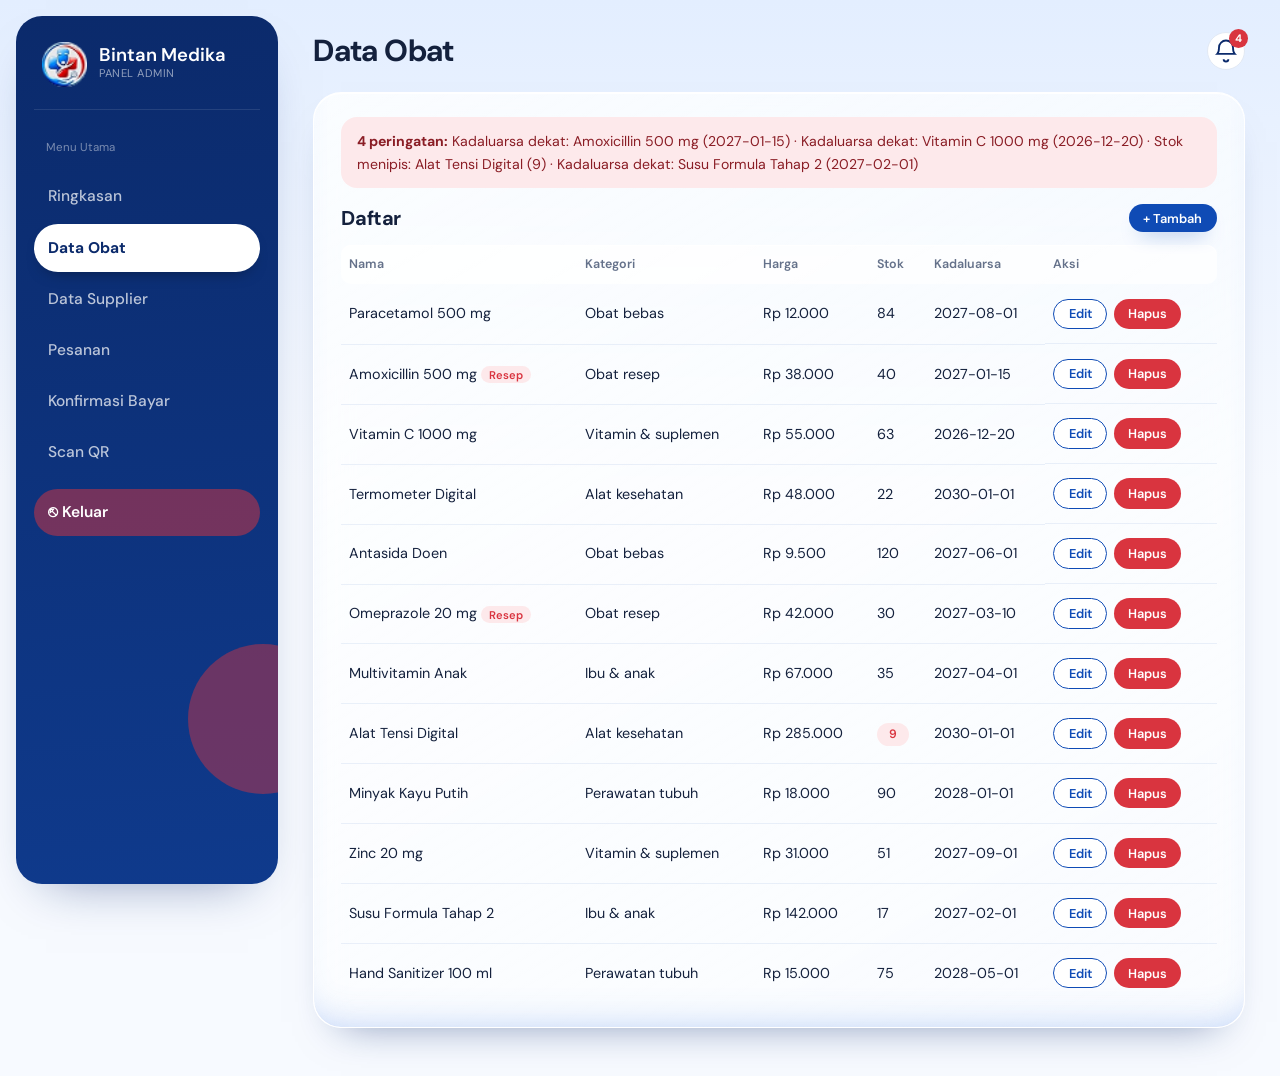
<file: bintan-medika/admin.html>
<!DOCTYPE html>
<html lang="id"><head><meta charset="UTF-8"><meta name="viewport" content="width=device-width, initial-scale=1">
<title>Kelola Apotik — Bintan Medika</title>
<link rel="stylesheet" href="assets/css/style.css"><link rel="stylesheet" href="assets/css/dashboard.css"><link rel="stylesheet" href="assets/css/app.css"></head>
<body><div class="dash">
<aside class="sidebar">
<div class="brand brand--on-dark sidebar__brand"><span class="brand__mark"><img src="assets/img/logo.png" alt=""></span><span><span class="brand__name" style="display:block">Bintan Medika</span><span class="brand__tag" style="display:block;color:rgba(255,255,255,.55)">PANEL ADMIN</span></span></div>
<p class="sidebar__section">Menu Utama</p>
<nav class="sidebar__nav" id="nav">
<a href="dashboard.html" class="sidebar__link">Ringkasan</a>
<a href="#obat" class="sidebar__link" data-v="obat">Data Obat</a>
<a href="#supplier" class="sidebar__link" data-v="supplier">Data Supplier</a>
<a href="#pesanan" class="sidebar__link" data-v="pesanan">Pesanan</a>
<a href="konfirmasi_pembayaran.html" class="sidebar__link">Konfirmasi Bayar</a>
<a href="scan_qr.html" class="sidebar__link">Scan QR</a></nav>
<a href="login.html" class="logout" id="logout">⎋ Keluar</a>
</aside>
<div class="dash__main">
<header class="dash__header"><h1 class="dash__title" id="ttl"></h1>
<div class="notif"><button class="iconbtn" id="bell" aria-label="Notifikasi"><svg viewBox="0 0 24 24" fill="none"><path d="M6 9a6 6 0 1 1 12 0c0 4 1.5 5.5 1.5 5.5H4.5S6 13 6 9Z" stroke="currentColor" stroke-width="1.6"/><path d="M10 19a2 2 0 0 0 4 0" stroke="currentColor" stroke-width="1.6"/></svg><span class="iconbtn__badge" id="bc"></span></button><div class="notif__list" id="nl"></div></div></header>
<section class="panel" id="view"></section>
</div></div>

<div class="modal" id="m"><div class="modal__box"><h3 id="mt"></h3><div id="mb"></div><div class="modal__act" id="ma"></div></div></div>
<div class="toast" id="toast"></div>
<script src="assets/js/bm.js"></script>
<script>
const $=id=>document.getElementById(id);
const CFG={
obat:{t:'Data Obat',key:'bm_obat',get:()=>BM.obat(),f:[['nama','Nama obat'],['kategori','Kategori','select',['Obat bebas','Obat resep','Vitamin & suplemen','Alat kesehatan','Ibu & anak','Perawatan tubuh']],['harga','Harga (Rp)','number'],['stok','Stok','number'],['exp','Kadaluarsa','date'],['supplier','Supplier','select',()=>BM.supplier().map(s=>s.nama)],['kegunaan','Kegunaan (tampil di detail obat)','textarea',null,1],['dosis','Dosis & aturan pakai','textarea',null,1],['peringatan','Peringatan','textarea',null,1]],
 cols:['Nama','Kategori','Harga','Stok','Kadaluarsa'],row:o=>[o.nama+(o.resep?' <span class="tag">Resep</span>':''),o.kategori,BM.rp(o.harga),o.stok<=10?`<span class="pill pill--wait">${o.stok}</span>`:o.stok,o.exp]},
supplier:{t:'Data Supplier',key:'bm_supplier',get:()=>BM.supplier(),f:[['nama','Nama supplier'],['kontak','Kontak'],['alamat','Alamat']],cols:['Nama','Kontak','Alamat'],row:s=>[s.nama,s.kontak,s.alamat]}};
function view(){const v=(location.hash||'#obat').slice(1);document.querySelectorAll('[data-v]').forEach(a=>a.classList.toggle('is-active',a.dataset.v===v));
 const a=BM.alerts();$('bc').textContent=a.length;$('bc').hidden=!a.length;$('nl').innerHTML=a.length?a.map(x=>`<p>${BM.esc(x)}</p>`).join(''):'<p>Tidak ada peringatan.</p>';
 v==='pesanan'?pesanan():crud(v in CFG?v:'obat')}
function crud(v){const c=CFG[v],d=c.get();$('ttl').textContent=c.t;
 const al=v==='obat'?BM.alerts():[];
 $('view').innerHTML=(al.length?`<div class="alertbox"><strong>${al.length} peringatan:</strong> ${al.map(BM.esc).join(' · ')}</div>`:'')+
 `<div class="panel__head"><h2 class="panel__title">Daftar</h2><button class="btn btn-primary btn-sm" id="add">+ Tambah</button></div>
 <div style="overflow-x:auto"><table class="ordertable"><thead><tr>${c.cols.map(x=>`<th>${x}</th>`).join('')}<th>Aksi</th></tr></thead><tbody>${d.map(r=>`<tr>${c.row(r).map(x=>`<td>${x}</td>`).join('')}<td class="acts"><button class="btn btn-ghost btn-sm" data-e="${r.id}">Edit</button><button class="btn btn-bad btn-sm" data-x="${r.id}">Hapus</button></td></tr>`).join('')}</tbody></table></div>`;
 $('add').onclick=()=>form(v);
 $('view').onclick=e=>{const b=e.target.closest('button');if(!b)return;if(b.dataset.e)form(v,+b.dataset.e);if(b.dataset.x&&confirm('Hapus data ini?')){BM.set(c.key,d.filter(r=>r.id!==+b.dataset.x));BM.toast('Dihapus');view()}}}
function openM(t,body,acts){$('mt').textContent=t;$('mb').innerHTML=body;$('ma').innerHTML='';acts.forEach(([l,cls,fn])=>{const b=document.createElement('button');b.className='btn '+cls;b.textContent=l;b.onclick=fn;$('ma').append(b)});$('m').classList.add('is-open')}
const closeM=()=>$('m').classList.remove('is-open');
function form(v,id){const c=CFG[v],d=c.get(),r=id?d.find(x=>x.id===id):{};
 openM((id?'Edit ':'Tambah ')+c.t,c.f.map(([k,l,t,opt])=>`<label class="field"><span class="field__label">${l}</span>${t==='select'?`<select name="${k}">${(typeof opt==='function'?opt():opt).map(o=>`<option ${r[k]===o?'selected':''}>${BM.esc(o)}</option>`).join('')}</select>`:t==='textarea'?`<textarea name="${k}" rows="3">${BM.esc(r[k]??'')}</textarea>`:`<input name="${k}" type="${t||'text'}" value="${BM.esc(r[k]??'')}">`}</label>`).join(''),
 [['Batal','btn-ghost',closeM],['Simpan','btn-primary',()=>{const n=id?r:{id:Date.now()};let ok=true;
  c.f.forEach(([k,,t,,o])=>{const x=document.querySelector(`#mb [name=${k}]`).value.trim();if(!x&&!o)ok=false;n[k]=t==='number'?+x:x});
  if(!ok)return BM.toast('Lengkapi semua kolom');if(v==='obat')n.resep=n.kategori==='Obat resep';
  if(!id)d.push(n);BM.set(c.key,d);closeM();BM.toast('Tersimpan');view()}]])}
const NEXT={Diproses:'Siap Diambil','Siap Diambil':'Selesai'};
function pesanan(){$('ttl').textContent='Pesanan Masuk';const o=BM.orders();
 $('view').innerHTML=`<div style="overflow-x:auto"><table class="ordertable"><thead><tr><th>No.</th><th>Pembeli</th><th>Total</th><th>Pembayaran</th><th>Status</th><th>Aksi</th></tr></thead><tbody>${o.map((x,i)=>`<tr><td>${x.no}</td><td>${BM.esc(x.pembeli)}</td><td>${BM.rp(x.total)}</td><td>${x.bayar}${x.kode?`<br><small>${x.kode}</small>`:''}</td><td>${BM.pill(x.status)}</td><td class="acts">${x.status==='Menunggu Verifikasi'?`<button class="btn btn-primary btn-sm" data-v="${i}">Verifikasi Resep</button>`:NEXT[x.status]?`<button class="btn btn-ghost btn-sm" data-n="${i}">Tandai ${NEXT[x.status]}</button>`:(x.metode==='TF'&&x.status==='Menunggu Pembayaran'?'<a class="btn btn-ghost btn-sm" href="konfirmasi_pembayaran.html">Cek bukti</a>':'—')}${x.metode==='COD'&&!/Lunas/.test(x.bayar)&&NEXT[x.status]?`<button class="btn btn-primary btn-sm" data-b="${i}">Terima Bayaran</button>`:''}</td></tr>`).join('')}</tbody></table></div>`;
 $('view').onclick=e=>{const b=e.target.closest('button');if(!b)return;const L=BM.orders();
  if(b.dataset.n){const x=L[+b.dataset.n];x.status=NEXT[x.status];if(x.status==='Selesai'&&x.metode==='COD')x.bayar='COD - Lunas';BM.set('bm_orders',L);BM.toast('Status diperbarui');view()}
  if(b.dataset.v)verif(+b.dataset.v);
  if(b.dataset.b){L[+b.dataset.b].bayar='COD - Lunas';BM.set('bm_orders',L);BM.toast('Pembayaran dicatat');view()}}}
function verif(i){const L=BM.orders(),x=L[i],r=x.resep;
 const set=(s)=>()=>{x.status=s;if(s==='Ditolak'){const ob=BM.obat();x.items.forEach(it=>{const o=ob.find(z=>z.id===it.id);if(o)o.stok+=it.qty});BM.set('bm_obat',ob)}BM.set('bm_orders',L);closeM();BM.toast('Resep '+(s==='Ditolak'?'ditolak, stok dikembalikan':'disetujui'));view()};
 openM('Verifikasi Resep '+x.no,`<p><strong>${BM.esc(x.pembeli)}</strong><br><small>${x.items.map(t=>BM.esc(t.nama)+' ×'+t.qty).join(', ')}</small></p>`+(r&&r.data?`<img class="preview" src="${r.data}" alt="Resep">`:`<div class="noimg">${r?BM.esc(r.name):'Tidak ada file'}<br><small>(pratinjau tidak tersedia)</small></div>`),
 [['Tolak','btn-bad',set('Ditolak')],['Setuju','btn-primary',set('Diproses')]])}
$('bell').onclick=()=>$('nl').classList.toggle('is-open');
$('m').onclick=e=>{if(e.target===$('m'))closeM()};
addEventListener('hashchange',view);view();
</script></body></html>
</file>
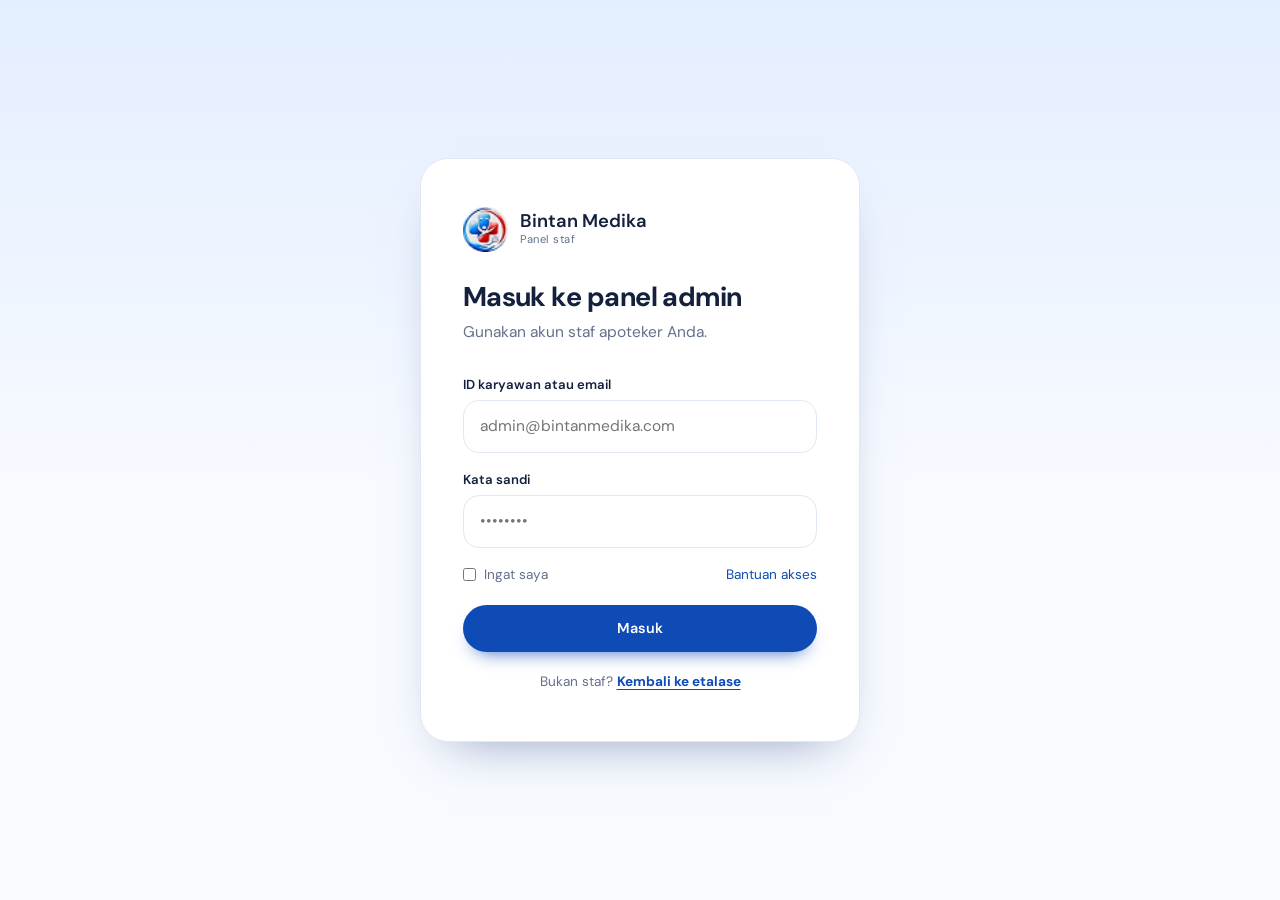
<file: bintan-medika/admin_login.html>
<!DOCTYPE html>
<html lang="id">
<head>
<meta charset="UTF-8">
<meta name="viewport" content="width=device-width, initial-scale=1">
<title>Login Staf &amp; Admin — Bintan Medika</title>
<link rel="stylesheet" href="assets/css/style.css">
<link rel="stylesheet" href="assets/css/login.css">
</head>
<body class="auth-body auth-body--solo">
<section class="auth-form auth-form--card">
  <div class="brand"><span class="brand__mark"><img src="assets/img/logo.png" alt=""></span><span><span class="brand__name" style="display:block">Bintan Medika</span><span class="brand__tag" style="display:block">Panel staf</span></span></div>
  <h2 class="auth-title">Masuk ke panel admin</h2>
  <p class="auth-sub">Gunakan akun staf apoteker Anda.</p>
  <form id="formAdminLogin" class="authform" action="dashboard.html" method="get">
    <label class="field"><span class="field__label">ID karyawan atau email</span><input type="text" name="identifier" placeholder="admin@bintanmedika.com" required></label>
    <label class="field"><span class="field__label">Kata sandi</span><input type="password" name="password" placeholder="••••••••" required></label>
    <div class="field-row"><label class="checkbox"><input type="checkbox" name="remember"><span>Ingat saya</span></label><a href="#" class="link">Bantuan akses</a></div>
    <button type="submit" class="btn btn-primary auth-submit">Masuk</button>
    <p class="authform__hint">Bukan staf? <a href="index.html" class="link link--strong">Kembali ke etalase</a></p>
  </form>
</section>
</body>
</html>
</file>
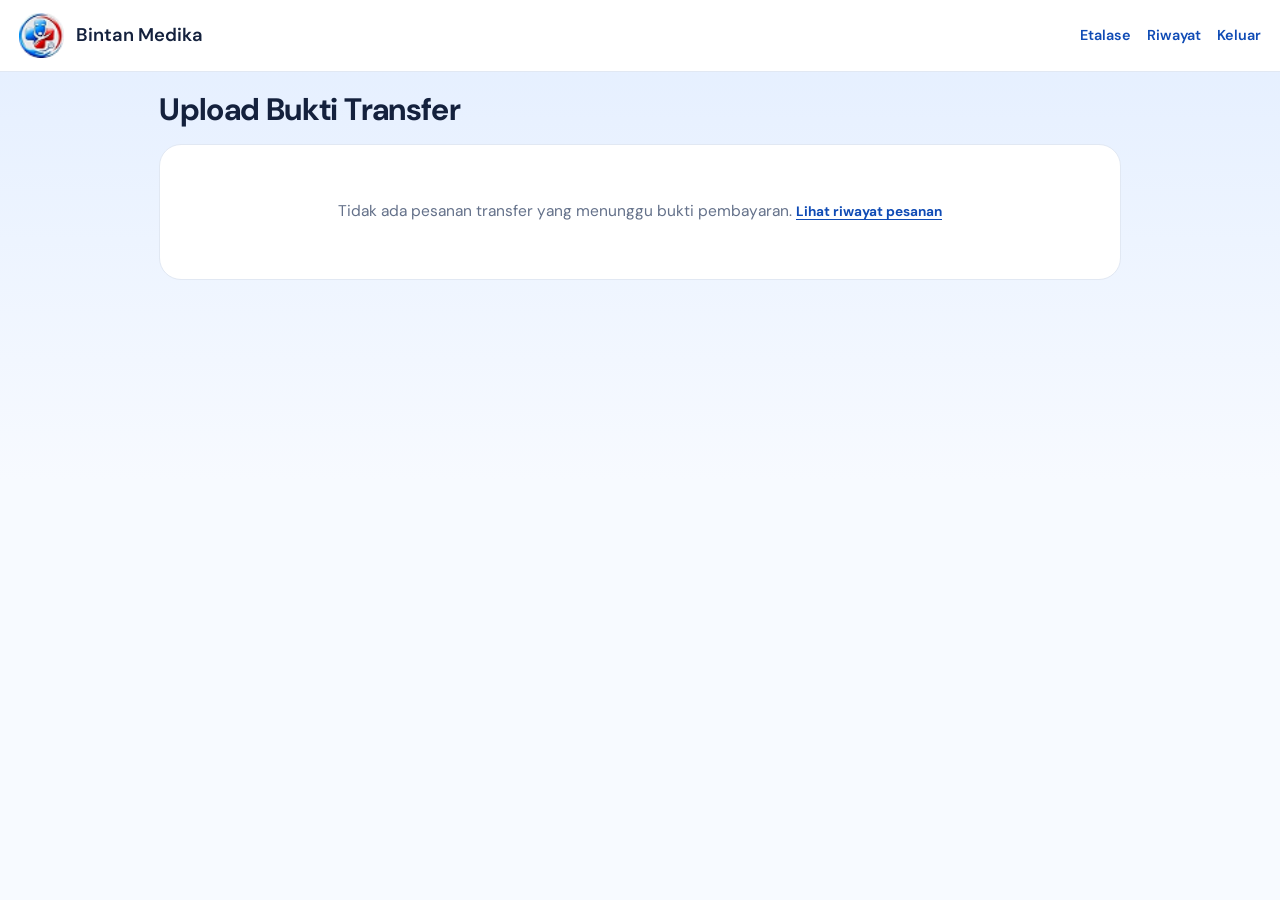
<file: bintan-medika/bukti_transfer.html>
<!DOCTYPE html>
<html lang="id"><head><meta charset="UTF-8"><meta name="viewport" content="width=device-width, initial-scale=1">
<title>Upload Bukti Transfer — Bintan Medika</title>
<link rel="stylesheet" href="assets/css/style.css"><link rel="stylesheet" href="assets/css/app.css"><link rel="stylesheet" href="assets/css/pembayaran.css">
</head>
<body>
<div class="bar"><a href="index.html" class="brand"><span class="brand__mark"><img src="assets/img/logo.png" alt=""></span><span class="brand__name">Bintan Medika</span></a>
<nav><a href="index.html">Etalase</a><a href="riwayat.html">Riwayat</a><a href="login.html" id="logout">Keluar</a></nav></div>
<main class="wrap" id="root"><h1 style="margin-bottom:1rem">Upload Bukti Transfer</h1><div id="app"></div></main>
<div class="toast" id="toast"></div>
<script src="assets/js/bm.js"></script>
<script>
const $=id=>document.getElementById(id);
const BANK={nama:'Bank BRI',norek:'0000 0000 0000 000',an:'Apotek Bintan Medika'}; // GANTI dengan rekening asli apotek
const fmt=t=>new Date(t).toLocaleString('id-ID',{day:'numeric',month:'short',year:'numeric',hour:'2-digit',minute:'2-digit'});
const no=new URLSearchParams(location.search).get('no');
let draft=null; // {name,data}

function find(){const L=BM.orders();
 const x=no?L.find(o=>o.no===no&&o.metode==='TF'):L.find(o=>o.pembeli===BM.user().name&&o.metode==='TF'&&(!o.bukti||o.bukti.state==='bad'));
 return{L,x}}

function timeline(x){const s=x.bukti?x.bukti.state:'none';
 const st=[['Upload bukti transfer',s==='none'||s==='bad'?'now':'done',s==='wait'||s==='ok'?'Terkirim '+fmt(x.bukti.tgl):'Pilih foto bukti di bawah'],
  ['Admin memeriksa pembayaran',s==='wait'?'now':s==='ok'?'done':'','Biasanya selesai dalam beberapa jam'],
  ['Pesanan diproses',s==='ok'?'done':'',s==='ok'?'Pembayaran dikonfirmasi':'Setelah pembayaran dikonfirmasi']];
 return `<ol class="steps">${st.map((a,i)=>`<li class="${a[1]}"><i>${a[1]==='done'?'✓':i+1}</i><span>${a[0]}<small>${a[2]}</small></span></li>`).join('')}</ol>`}

function render(){const{x}=find(),app=$('app');
 if(!x){app.innerHTML=`<section class="bx"><p class="empty">Tidak ada pesanan transfer yang menunggu bukti pembayaran. <a class="link link--strong" href="riwayat.html">Lihat riwayat pesanan</a></p></section>`;return}
 const b=x.bukti,state=b?b.state:'none',canUpload=state==='none'||state==='bad';
 let alert='';
 if(state==='bad')alert=`<div class="alert alert--bad"><strong>Bukti transfer ditolak.</strong><br>${BM.esc(b.alasan||'Bukti tidak sesuai.')} Silakan unggah ulang.</div>`;
 if(state==='wait')alert=`<div class="alert alert--wait"><strong>Menunggu konfirmasi admin.</strong><br>Bukti transfer sudah kami terima. Anda akan melihat status terbarunya di riwayat pesanan.</div>`;
 if(state==='ok')alert=`<div class="alert alert--ok"><strong>Pembayaran dikonfirmasi.</strong><br>Pesanan Anda sedang diproses${x.resep?' setelah resep diverifikasi apoteker':''}.</div>`;
 app.innerHTML=`<div class="cols">
 <section class="bx"><h2>Detail Pembayaran</h2>
  <div class="sum"><span>No. Pesanan</span><span>${x.no}</span></div>
  <div class="sum"><span>Pembeli</span><span>${BM.esc(x.pembeli)}</span></div>
  <div class="sum sum--t"><span>Total transfer</span><span class="total">${BM.rp(x.total)}</span></div>
  <div class="bank"><small>Transfer ke ${BANK.nama}</small><strong id="rek">${BANK.norek}</strong><small>a.n. ${BANK.an}</small>
   <button class="btn btn-ghost btn-sm copy" id="cp" type="button">Salin nomor rekening</button></div>
  <p style="font-size:.82rem;color:var(--muted)">Transfer sesuai nominal total agar pembayaran cepat dikonfirmasi.</p>
  ${timeline(x)}
 </section>
 <section class="bx"><h2>Bukti Transfer</h2>${alert}
  ${canUpload?`
  <label class="field"><span class="field__label">Nama pemilik rekening pengirim</span><input id="pengirim" type="text" placeholder="Sesuai nama di rekening" value="${BM.esc(x.bukti&&x.bukti.pengirim||'')}"></label>
  <label class="field"><span class="field__label">Bank asal</span><select id="bankAsal"><option>BRI</option><option>BCA</option><option>BNI</option><option>Mandiri</option><option>BSI</option><option>Dompet digital</option><option>Lainnya</option></select></label>
  <label class="drop" id="drop"><input type="file" id="f" accept="image/*"><b>Pilih foto bukti transfer</b>JPG atau PNG, maksimal 5 MB. Bisa juga tarik file ke sini.</label>
  <div id="pv"></div><p class="err" id="err" role="alert"></p>
  <button class="btn btn-primary btn-block" id="kirim" type="button">Kirim bukti transfer</button>`
  :`${b&&b.data?`<img class="preview preview--fit" src="${b.data}" alt="Bukti transfer">`:`<div class="noimg">${BM.esc(b?b.name:'')}</div>`}
  <p style="font-size:.85rem;color:var(--muted);margin-top:.6rem">Pengirim: ${BM.esc(b.pengirim||'-')} · ${BM.esc(b.bank||'-')}</p>
  <div style="display:flex;gap:.6rem;margin-top:1rem"><a class="btn btn-primary" href="struk.html?no=${x.no}">Lihat struk</a><a class="btn btn-ghost" href="riwayat.html">Riwayat</a></div>`}
 </section></div>`;
 $('cp').onclick=()=>{const t=BANK.norek.replace(/\s/g,'');(navigator.clipboard?navigator.clipboard.writeText(t):Promise.reject()).then(()=>BM.toast('Nomor rekening disalin'),()=>BM.toast('Salin manual: '+t))};
 if(canUpload)bind(x)}

function shrink(file){return new Promise(res=>{const u=URL.createObjectURL(file),im=new Image();
 im.onload=()=>{const k=Math.min(1,800/Math.max(im.width,im.height)),c=document.createElement('canvas');c.width=Math.round(im.width*k);c.height=Math.round(im.height*k);
  c.getContext('2d').drawImage(im,0,0,c.width,c.height);URL.revokeObjectURL(u);res(c.toDataURL('image/jpeg',.7))};
 im.onerror=()=>{URL.revokeObjectURL(u);res('')};im.src=u})}

async function pick(file){const err=$('err');err.textContent='';draft=null;$('pv').innerHTML='';
 if(!file)return;
 if(!file.type.startsWith('image/')){err.textContent='File harus berupa gambar (JPG atau PNG).';return}
 if(file.size>5*1024*1024){err.textContent='Ukuran file lebih dari 5 MB. Pilih foto yang lebih kecil.';return}
 const data=await shrink(file);
 if(!data){err.textContent='Gambar tidak bisa dibaca. Coba foto lain.';return}
 draft={name:file.name,data};
 $('pv').innerHTML=`<div class="pvwrap"><img class="preview" src="${data}" alt="Pratinjau bukti transfer"><button type="button" class="btn btn-ghost btn-sm" id="rm">Ganti</button></div>`;
 $('rm').onclick=()=>{draft=null;$('pv').innerHTML='';$('f').value=''}}

function bind(x){const drop=$('drop');
 $('f').onchange=e=>pick(e.target.files[0]);
 ['dragenter','dragover'].forEach(ev=>drop.addEventListener(ev,e=>{e.preventDefault();drop.classList.add('is-over')}));
 ['dragleave','drop'].forEach(ev=>drop.addEventListener(ev,e=>{e.preventDefault();drop.classList.remove('is-over')}));
 drop.addEventListener('drop',e=>pick(e.dataTransfer.files[0]));
 $('kirim').onclick=()=>{const err=$('err'),p=$('pengirim').value.trim();
  if(!p){err.textContent='Isi nama pemilik rekening pengirim.';$('pengirim').focus();return}
  if(!draft){err.textContent='Pilih foto bukti transfer dulu.';return}
  const L=BM.orders(),o=L.find(z=>z.no===x.no);
  o.bukti={name:draft.name,data:draft.data,pengirim:p,bank:$('bankAsal').value,tgl:Date.now(),state:'wait'};
  o.bayar='Transfer - Menunggu Konfirmasi';BM.set('bm_orders',L);
  const saved=BM.orders().find(z=>z.no===x.no);
  if(!saved||!saved.bukti){err.textContent='Bukti gagal disimpan (penyimpanan browser penuh). Coba foto yang lebih kecil.';return}
  BM.toast('Bukti transfer terkirim');draft=null;render()}}
render();
</script></body></html>
</file>
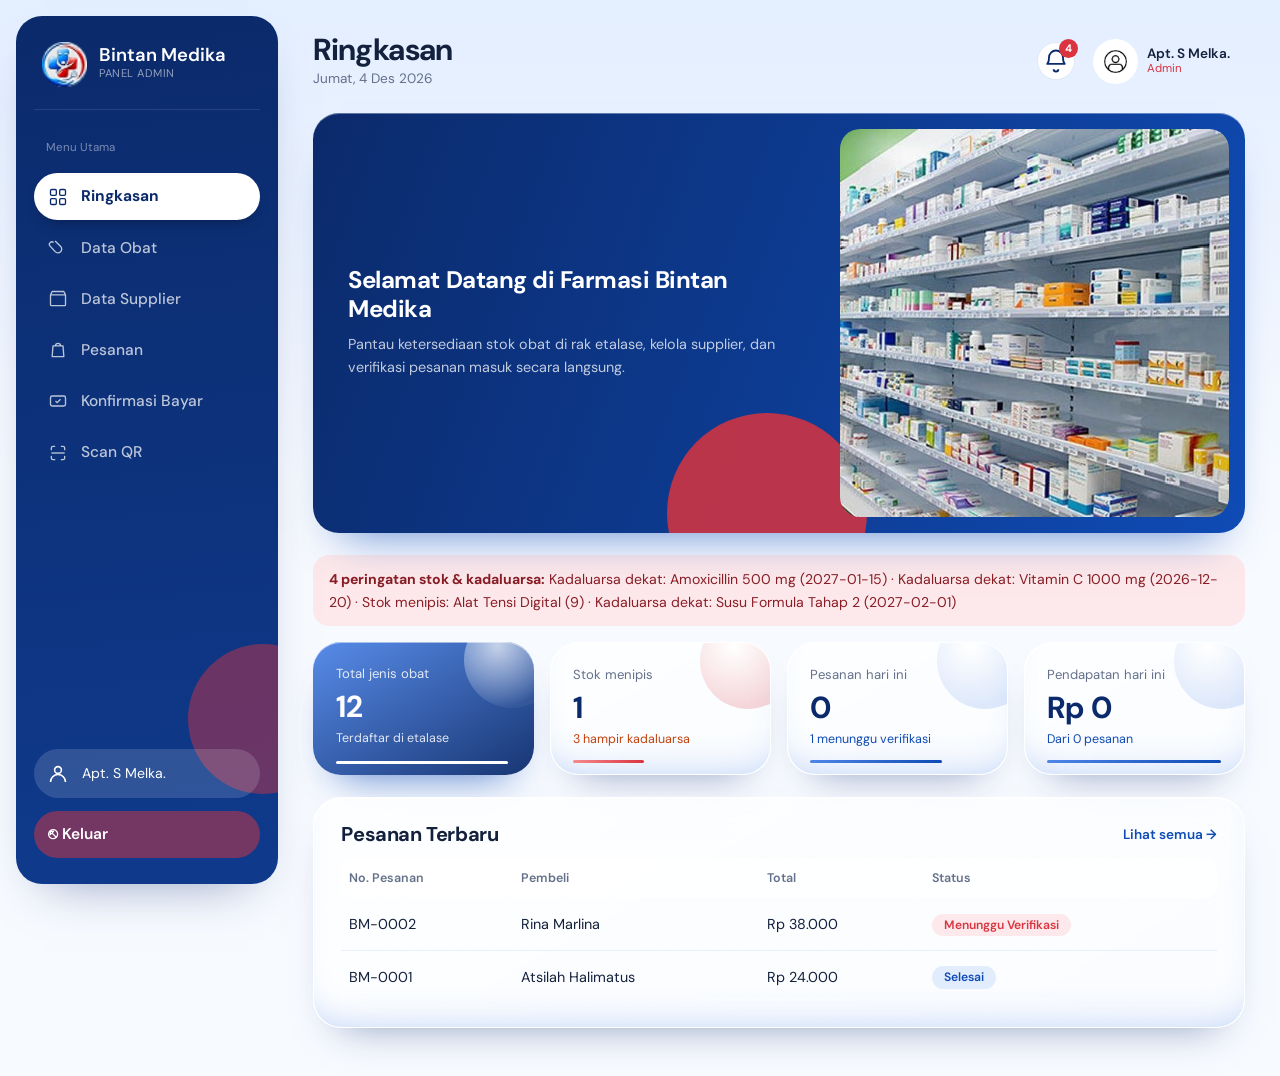
<file: bintan-medika/dashboard.html>
<!DOCTYPE html>
<html lang="id">
<head>
<meta charset="UTF-8">
<meta name="viewport" content="width=device-width, initial-scale=1">
<title>Dashboard Admin — Bintan Medika</title>
<link rel="stylesheet" href="assets/css/style.css">
<link rel="stylesheet" href="assets/css/dashboard.css">
<link rel="stylesheet" href="assets/css/app.css">
</head>
<body>

<div class="dash">

  <aside class="sidebar">
    <div class="brand brand--on-dark sidebar__brand">
      <span class="brand__mark" aria-hidden="true">
        <img src="assets/img/logo.png" alt="">
      </span>
      <span>
        <span class="brand__name" style="display:block;">Bintan Medika</span>
        <span class="brand__tag" style="display:block; color:rgba(255,255,255,.55);">PANEL ADMIN</span>
      </span>
    </div>

    <p class="sidebar__section">Menu Utama</p>
    <nav class="sidebar__nav" id="sidebarNav">
      <a href="dashboard.html" class="sidebar__link is-active" data-view="ringkasan">
        <svg viewBox="0 0 24 24" fill="none"><rect x="3" y="3" width="7" height="7" rx="1.5" stroke="currentColor" stroke-width="1.6"/><rect x="14" y="3" width="7" height="7" rx="1.5" stroke="currentColor" stroke-width="1.6"/><rect x="3" y="14" width="7" height="7" rx="1.5" stroke="currentColor" stroke-width="1.6"/><rect x="14" y="14" width="7" height="7" rx="1.5" stroke="currentColor" stroke-width="1.6"/></svg>
        Ringkasan
      </a>
      <a href="admin.html#obat" class="sidebar__link" data-view="obat">
        <svg viewBox="0 0 24 24" fill="none"><path d="M8.5 3.5 15 10a4.5 4.5 0 1 1-6.36 6.36L2.5 9.7a3 3 0 0 1 4.24-4.24" stroke="currentColor" stroke-width="1.6"/></svg>
        Data Obat
      </a>
      <a href="admin.html#supplier" class="sidebar__link" data-view="supplier">
        <svg viewBox="0 0 24 24" fill="none"><path d="M3 7h18M3 7l2-4h14l2 4M3 7v12a1 1 0 0 0 1 1h16a1 1 0 0 0 1-1V7" stroke="currentColor" stroke-width="1.6" stroke-linejoin="round"/></svg>
        Data Supplier
      </a>
      <a href="admin.html#pesanan" class="sidebar__link" data-view="pesanan">
        <svg viewBox="0 0 24 24" fill="none"><path d="M6 7h12l1 13H5L6 7Z" stroke="currentColor" stroke-width="1.6" stroke-linejoin="round"/><path d="M9 7a3 3 0 0 1 6 0" stroke="currentColor" stroke-width="1.6"/></svg>
        Pesanan
      </a>
      <a href="konfirmasi_pembayaran.html" class="sidebar__link" data-view="konfirmasi">
        <svg viewBox="0 0 24 24" fill="none"><rect x="3" y="6" width="18" height="12" rx="2" stroke="currentColor" stroke-width="1.6"/><path d="m9 12 2 2 4-4" stroke="currentColor" stroke-width="1.6"/></svg>
        Konfirmasi Bayar
      </a>
      <a href="scan_qr.html" class="sidebar__link" data-view="scan">
        <svg viewBox="0 0 24 24" fill="none"><path d="M4 8V6a2 2 0 0 1 2-2h2M16 4h2a2 2 0 0 1 2 2v2M20 16v2a2 2 0 0 1-2 2h-2M8 20H6a2 2 0 0 1-2-2v-2" stroke="currentColor" stroke-width="1.6" stroke-linecap="round"/><path d="M4 12h16" stroke="currentColor" stroke-width="1.6"/></svg>
        Scan QR
      </a>
    </nav>

    <a href="#" class="sidebar__user">
      <svg viewBox="0 0 24 24" fill="none" class="sidebar__user-icon"><circle cx="12" cy="8" r="3.4" stroke="currentColor" stroke-width="1.6"/><path d="M4.5 20a7.5 7.5 0 0 1 15 0" stroke="currentColor" stroke-width="1.6"/></svg>
      Apt. S Melka.
    </a>
    <a href="login.html" class="logout" id="logout">⎋ Keluar</a>
  </aside>

  <div class="dash__main">
    <header class="dash__header">
      <div>
        <h1 class="dash__title">Ringkasan</h1>
        <p class="dash__date" id="todayDate">Selasa, 22 Sep 2026</p>
      </div>
      <div class="dash__headright">
        <div class="notif"><button class="iconbtn" id="bell" aria-label="Notifikasi">
          <svg viewBox="0 0 24 24" fill="none"><path d="M6 9a6 6 0 1 1 12 0c0 4 1.5 5.5 1.5 5.5H4.5S6 13 6 9Z" stroke="currentColor" stroke-width="1.6" stroke-linejoin="round"/><path d="M10 19a2 2 0 0 0 4 0" stroke="currentColor" stroke-width="1.6"/></svg>
        <span class="iconbtn__badge" id="bc"></span></button><div class="notif__list" id="nl"></div></div>
        <a href="#" class="userchip">
          <img src="assets/img/profil.jpg" alt="">
          <span class="userchip__meta">
            <span class="userchip__name">Apt. S Melka.</span>
            <span class="userchip__role">Admin</span>
          </span>
        </a>
      </div>
    </header>

  <div class="dash__banner">
      <div class="dash__banner-content">
        <h2>Selamat Datang di Farmasi Bintan Medika</h2>
        <p>Pantau ketersediaan stok obat di rak etalase, kelola supplier, dan verifikasi pesanan masuk secara langsung.</p>
      </div>
      <!-- FOTO: ganti dengan foto rak obat / apoteker sedang bekerja di apotek (landscape) -->
      <div class="dash__banner-media">
        <img src="assets/img/rak.jpg" alt="Rak Obat Apotek">
      </div>
    </div>

    <div id="alertBox"></div>
    <section class="statgrid" id="statGrid"></section>

    <section class="panel">
      <div class="panel__head">
        <h2 class="panel__title">Pesanan Terbaru</h2>
        <a href="admin.html#pesanan" class="panel__link">Lihat semua →</a>
      </div>
      <table class="ordertable">
        <thead>
          <tr>
            <th>No. Pesanan</th>
            <th>Pembeli</th>
            <th>Total</th>
            <th>Status</th>
          </tr>
        </thead>
        <tbody id="orderTableBody"></tbody>
      </table>
    </section>
  </div>
</div>

<script src="assets/js/bm.js"></script>
<script src="assets/js/dashboard.js"></script>
</body>
</html>
</file>
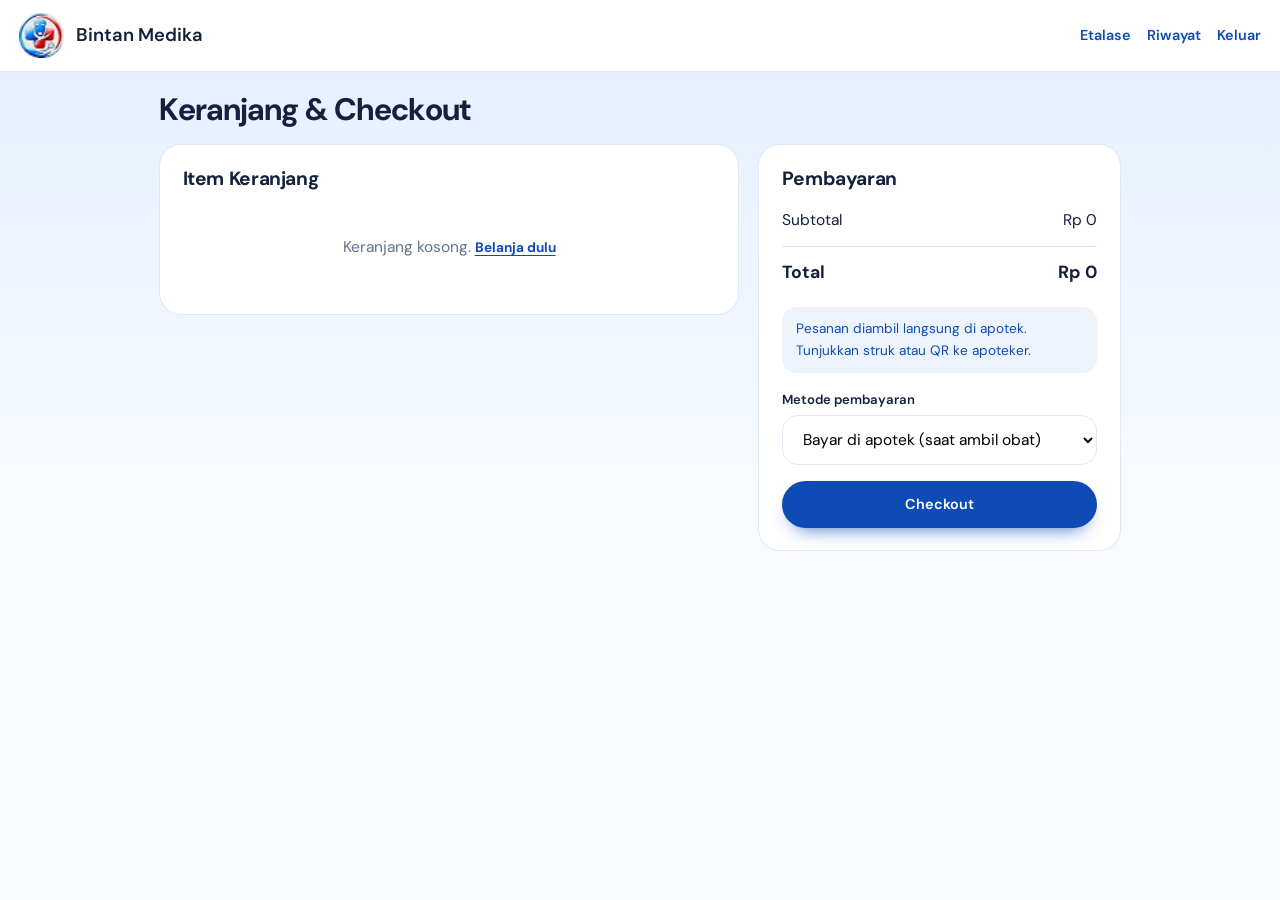
<file: bintan-medika/keranjang.html>
<!DOCTYPE html>
<html lang="id"><head><meta charset="UTF-8"><meta name="viewport" content="width=device-width, initial-scale=1">
<title>Keranjang & Checkout — Bintan Medika</title>
<link rel="stylesheet" href="assets/css/style.css"><link rel="stylesheet" href="assets/css/app.css"></head>
<body>
<div class="bar"><a href="index.html" class="brand"><span class="brand__mark"><img src="assets/img/logo.png" alt=""></span><span class="brand__name">Bintan Medika</span></a>
<nav><a href="index.html">Etalase</a><a href="riwayat.html">Riwayat</a><a href="login.html" id="logout">Keluar</a></nav></div>
<main class="wrap"><h1 style="margin-bottom:1rem">Keranjang & Checkout</h1>
<div class="cols">
<section class="bx"><h2>Item Keranjang</h2><div id="items"></div></section>
<aside class="bx"><h2>Pembayaran</h2>
<div class="sum"><span>Subtotal</span><span id="sub"></span></div><div class="sum sum--t"><span>Total</span><span id="tot"></span></div>
<p style="margin:1rem 0;padding:.7rem .9rem;border-radius:14px;background:var(--mist);color:var(--blue);font-size:.85rem">Pesanan diambil langsung di apotek. Tunjukkan struk atau QR ke apoteker.</p>
<label class="field"><span class="field__label">Metode pembayaran</span><select id="metode"><option value="COD">Bayar di apotek (saat ambil obat)</option><option value="QR">QR (bayar sekarang)</option><option value="TF">Transfer bank (upload bukti)</option></select></label>
<button class="btn btn-primary btn-block" id="btnCo">Checkout</button></aside>
</div></main>

<div class="modal" id="mResep"><div class="modal__box"><h3>Upload Resep Dokter</h3>
<p style="font-size:.88rem;color:var(--muted);margin-bottom:.8rem">Keranjang berisi obat resep: <strong id="resepList"></strong>. Unggah foto/PDF resep untuk diverifikasi apoteker.</p>
<label class="field"><span class="field__label">File resep (JPG/PNG/PDF)</span><input type="file" id="fResep" accept="image/*,.pdf"></label>
<div id="pv"></div>
<div class="modal__act"><button class="btn btn-ghost" id="resCancel">Batal</button><button class="btn btn-primary" id="resOk">Kirim & Pesan</button></div></div></div>
<div class="modal" id="mQR"><div class="modal__box" style="text-align:center"><h3>Bayar dengan QR</h3><div id="qrBox" style="display:inline-block;border:1px solid var(--line);border-radius:14px;padding:.6rem"></div>
<p style="margin:.6rem 0 0">Total: <strong id="qrTot"></strong></p><p style="font-size:.8rem;color:var(--muted)">QR simulasi. Pada sistem nyata, status dikonfirmasi otomatis oleh penyedia pembayaran.</p>
<div class="modal__act" style="justify-content:center"><button class="btn btn-ghost" id="qrCancel">Batal</button><button class="btn btn-primary" id="qrOk">Saya sudah bayar</button></div></div></div>
<div class="toast" id="toast"></div>
<script src="assets/js/bm.js"></script>
<script>
let resep=null;
const $=id=>document.getElementById(id);
function render(){const c=BM.cart(),ob=BM.obat();
 $('items').innerHTML=c.length?c.map((it,i)=>{const o=ob.find(x=>x.id===it.id);if(!o)return'';
 return `<div class="row"><div class="row__main"><strong>${BM.esc(o.nama)}</strong> ${o.resep?'<span class="tag">Resep</span>':''}<small>${BM.rp(o.harga)} · stok ${o.stok}</small></div>
 <div class="qty"><button data-a="m" data-i="${i}">−</button><span>${it.qty}</span><button data-a="p" data-i="${i}">+</button></div>
 <strong style="min-width:90px;text-align:right">${BM.rp(o.harga*it.qty)}</strong><button class="btn btn-ghost btn-sm" data-a="d" data-i="${i}">Hapus</button></div>`}).join(''):'<p class="empty">Keranjang kosong. <a class="link link--strong" href="index.html">Belanja dulu</a></p>';
 const sub=c.reduce((s,it)=>{const o=ob.find(x=>x.id===it.id);return s+(o?o.harga*it.qty:0)},0);
 $('sub').textContent=BM.rp(sub);$('tot').textContent=BM.rp(sub);}
$('items').onclick=e=>{const b=e.target.closest('button');if(!b)return;const c=BM.cart(),i=+b.dataset.i,o=BM.obat().find(x=>x.id===c[i].id);
 if(b.dataset.a==='p'){if(c[i].qty<o.stok)c[i].qty++;else BM.toast('Stok tidak cukup')}
 if(b.dataset.a==='m'&&c[i].qty>1)c[i].qty--;if(b.dataset.a==='d')c.splice(i,1);BM.set('bm_cart',c);render()};
function go(){if($('metode').value==='QR'){$('qrBox').innerHTML=BM.qrSvg(Date.now());$('qrTot').textContent=$('tot').textContent;$('mQR').classList.add('is-open')}else order()}
function order(){const M=$('metode').value,c=BM.cart(),ob=BM.obat(),items=c.map(it=>{const o=ob.find(x=>x.id===it.id);return{id:o.id,nama:o.nama,qty:it.qty,harga:o.harga}});
 const total=items.reduce((s,x)=>s+x.harga*x.qty,0),perlu=c.some(it=>ob.find(x=>x.id===it.id).resep);
 const orders=BM.orders();orders.unshift({no:'BM-'+String(orders.length+1).padStart(4,'0'),pembeli:BM.user().name,tgl:new Date().toISOString().slice(0,10),items,total,
 status:M==='TF'?'Menunggu Pembayaran':perlu?'Menunggu Verifikasi':'Diproses',metode:M,kode:BM.kode(M),antri:M==='COD'?BM.antri():null,dibuat:Date.now(),exp:M==='COD'?Date.now()+864e5:null,bayar:M==='QR'?'QR - Lunas':M==='TF'?'Transfer - Menunggu Bukti':'COD - Belum dibayar',resep:perlu?resep:null});
 c.forEach(it=>{const o=ob.find(x=>x.id===it.id);o.stok-=it.qty});BM.set('bm_obat',ob);BM.set('bm_orders',orders);BM.set('bm_cart',[]);
 BM.toast('Pesanan berhasil dibuat');setTimeout(()=>location.href=(M==='TF'?'bukti_transfer.html?no=':'struk.html?no=')+orders[0].no,900)}
$('btnCo').onclick=()=>{const c=BM.cart();if(!c.length)return BM.toast('Keranjang kosong');
 const ob=BM.obat(),r=c.filter(it=>ob.find(x=>x.id===it.id).resep);
 if(r.length){$('resepList').textContent=r.map(it=>ob.find(x=>x.id===it.id).nama).join(', ');$('mResep').classList.add('is-open')}else go()};
$('resCancel').onclick=()=>$('mResep').classList.remove('is-open');
$('fResep').onchange=e=>{const f=e.target.files[0];if(!f)return;const r=new FileReader();r.onload=()=>{resep={name:f.name,data:f.type.startsWith('image/')&&f.size<250000?r.result:''};
 $('pv').innerHTML=resep.data?`<img class="preview" src="${resep.data}" alt="">`:`<div class="noimg">${BM.esc(f.name)}</div>`};r.readAsDataURL(f)};
$('resOk').onclick=()=>{if(!resep)return BM.toast('Pilih file resep dulu');$('mResep').classList.remove('is-open');go()};
$('qrCancel').onclick=()=>$('mQR').classList.remove('is-open');
$('qrOk').onclick=()=>{$('mQR').classList.remove('is-open');order()};
render();
</script></body></html>
</file>
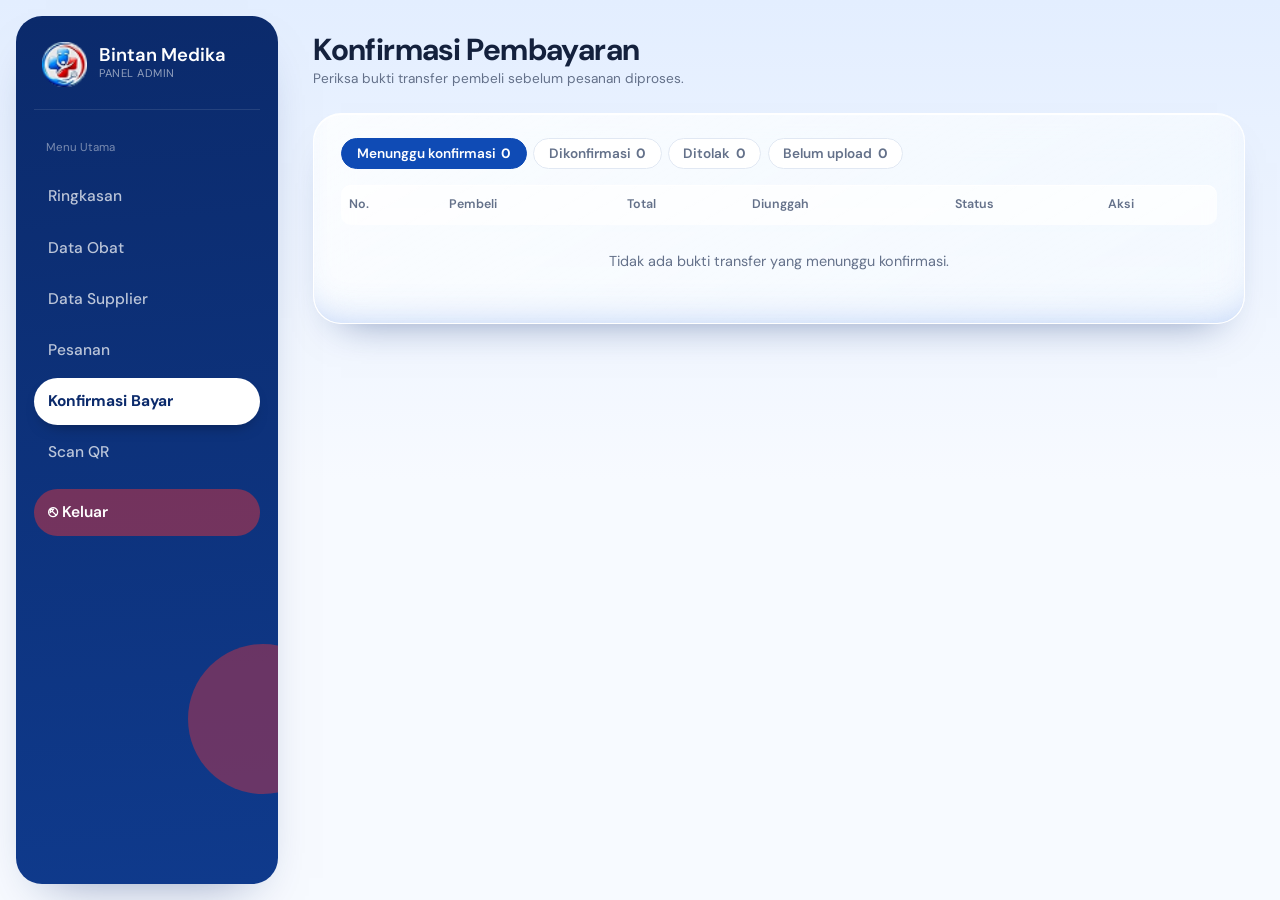
<file: bintan-medika/konfirmasi_pembayaran.html>
<!DOCTYPE html>
<html lang="id"><head><meta charset="UTF-8"><meta name="viewport" content="width=device-width, initial-scale=1">
<title>Konfirmasi Pembayaran — Bintan Medika</title>
<link rel="stylesheet" href="assets/css/style.css"><link rel="stylesheet" href="assets/css/dashboard.css"><link rel="stylesheet" href="assets/css/app.css"><link rel="stylesheet" href="assets/css/pembayaran.css">
</head>
<body><div class="dash">
<aside class="sidebar">
<div class="brand brand--on-dark sidebar__brand"><span class="brand__mark"><img src="assets/img/logo.png" alt=""></span><span><span class="brand__name" style="display:block">Bintan Medika</span><span class="brand__tag" style="display:block;color:rgba(255,255,255,.55)">PANEL ADMIN</span></span></div>
<p class="sidebar__section">Menu Utama</p>
<nav class="sidebar__nav">
<a href="dashboard.html" class="sidebar__link">Ringkasan</a>
<a href="admin.html#obat" class="sidebar__link">Data Obat</a>
<a href="admin.html#supplier" class="sidebar__link">Data Supplier</a>
<a href="admin.html#pesanan" class="sidebar__link">Pesanan</a>
<a href="konfirmasi_pembayaran.html" class="sidebar__link is-active">Konfirmasi Bayar</a>
<a href="scan_qr.html" class="sidebar__link">Scan QR</a></nav>
<a href="login.html" class="logout" id="logout">⎋ Keluar</a>
</aside>
<div class="dash__main">
<header class="dash__header"><div><h1 class="dash__title">Konfirmasi Pembayaran</h1><p class="dash__date">Periksa bukti transfer pembeli sebelum pesanan diproses.</p></div></header>
<section class="panel">
<div class="tabs" id="tabs" role="tablist"></div>
<div style="overflow-x:auto"><table class="ordertable"><thead><tr><th>No.</th><th>Pembeli</th><th>Total</th><th>Diunggah</th><th>Status</th><th>Aksi</th></tr></thead><tbody id="tb"></tbody></table></div>
</section></div></div>

<div class="modal" id="m"><div class="modal__box"><h3 id="mt"></h3><div id="mb"></div><div class="modal__act" id="ma"></div></div></div>
<div class="toast" id="toast"></div>
<script src="assets/js/bm.js"></script>
<script>
const $=id=>document.getElementById(id);
const fmt=t=>t?new Date(t).toLocaleString('id-ID',{day:'numeric',month:'short',year:'numeric',hour:'2-digit',minute:'2-digit'}):'-';
const ST={wait:['Menunggu','pill--wait'],ok:['Dikonfirmasi','pill--ok'],bad:['Ditolak','pill--bad'],none:['Belum upload','pill--none']};
const stateOf=x=>x.bukti?x.bukti.state:'none';
const TABS=[['wait','Menunggu konfirmasi'],['ok','Dikonfirmasi'],['bad','Ditolak'],['none','Belum upload']];
let tab='wait';

function render(){const all=BM.orders().filter(o=>o.metode==='TF');
 $('tabs').innerHTML=TABS.map(([k,l])=>`<button role="tab" aria-selected="${k===tab}" class="${k===tab?'is-active':''}" data-t="${k}">${l}<b>${all.filter(o=>stateOf(o)===k).length}</b></button>`).join('');
 const rows=all.filter(o=>stateOf(o)===tab);
 $('tb').innerHTML=rows.length?rows.map(x=>{const s=stateOf(x);
  return `<tr><td>${x.no}</td><td>${BM.esc(x.pembeli)}</td><td>${BM.rp(x.total)}</td><td>${x.bukti?fmt(x.bukti.tgl):'-'}</td>
  <td><span class="pill ${ST[s][1]}">${ST[s][0]}</span></td>
  <td class="acts">${s==='none'?'<small>Menunggu pembeli</small>':`<button class="btn ${s==='wait'?'btn-primary':'btn-ghost'} btn-sm" data-o="${x.no}">${s==='wait'?'Periksa':'Lihat'}</button>`}</td></tr>`}).join('')
  :`<tr class="empty-row"><td colspan="6">${{wait:'Tidak ada bukti transfer yang menunggu konfirmasi.',ok:'Belum ada pembayaran yang dikonfirmasi.',bad:'Tidak ada bukti yang ditolak.',none:'Semua pesanan transfer sudah punya bukti.'}[tab]}</td></tr>`}

$('tabs').onclick=e=>{const b=e.target.closest('[data-t]');if(b){tab=b.dataset.t;render()}};
$('tb').onclick=e=>{const b=e.target.closest('[data-o]');if(b)detail(b.dataset.o)};

function openM(t,body,acts){$('mt').textContent=t;$('mb').innerHTML=body;$('ma').innerHTML='';
 acts.forEach(([l,cls,fn])=>{const b=document.createElement('button');b.className='btn '+cls;b.textContent=l;b.onclick=fn;$('ma').append(b)});$('m').classList.add('is-open')}
const closeM=()=>$('m').classList.remove('is-open');

function detail(no){const L=BM.orders(),x=L.find(o=>o.no===no),b=x.bukti,s=stateOf(x);
 const img=b.data?`<img class="preview preview--fit" src="${b.data}" alt="Bukti transfer ${x.no}">`:`<div class="noimg">${BM.esc(b.name)}<br><small>(pratinjau tidak tersedia)</small></div>`;
 const info=`<dl class="kv"><dt>Pembeli</dt><dd>${BM.esc(x.pembeli)}</dd><dt>Total tagihan</dt><dd><strong>${BM.rp(x.total)}</strong></dd>
  <dt>Pengirim</dt><dd>${BM.esc(b.pengirim||'-')} (${BM.esc(b.bank||'-')})</dd><dt>Diunggah</dt><dd>${fmt(b.tgl)}</dd>
  <dt>Item</dt><dd>${x.items.map(i=>BM.esc(i.nama)+' ×'+i.qty).join(', ')}</dd>${x.resep?'<dt>Resep</dt><dd>Perlu verifikasi apoteker setelah dibayar</dd>':''}
  ${s==='bad'?`<dt>Alasan ditolak</dt><dd>${BM.esc(b.alasan||'-')}</dd>`:''}</dl>`;
 if(s!=='wait')return openM('Bukti Transfer '+x.no,img+info,[['Tutup','btn-ghost',closeM]]);
 openM('Periksa Bukti '+x.no,img+info+`<label class="field"><span class="field__label">Alasan (wajib jika ditolak)</span><textarea id="alasan" rows="2" placeholder="Contoh: nominal tidak sesuai"></textarea></label>`,
 [['Tolak','btn-bad',()=>decide(no,false)],['Konfirmasi pembayaran','btn-primary',()=>decide(no,true)]])}

function decide(no,ok){const L=BM.orders(),x=L.find(o=>o.no===no);
 if(!ok){const a=$('alasan').value.trim();if(!a)return BM.toast('Isi alasan penolakan');
  x.bukti.state='bad';x.bukti.alasan=a;x.bayar='Transfer - Bukti ditolak'}
 else{x.bukti.state='ok';x.bukti.dikonfirmasi=Date.now();x.bayar='Transfer - Lunas';x.status=x.resep?'Menunggu Verifikasi':'Diproses'}
 BM.set('bm_orders',L);closeM();BM.toast(ok?'Pembayaran dikonfirmasi':'Bukti ditolak, pembeli diminta unggah ulang');
 tab=ok?'ok':'bad';render()}

$('m').onclick=e=>{if(e.target===$('m'))closeM()};
document.addEventListener('keydown',e=>{if(e.key==='Escape')closeM()});
render();
</script></body></html>
</file>
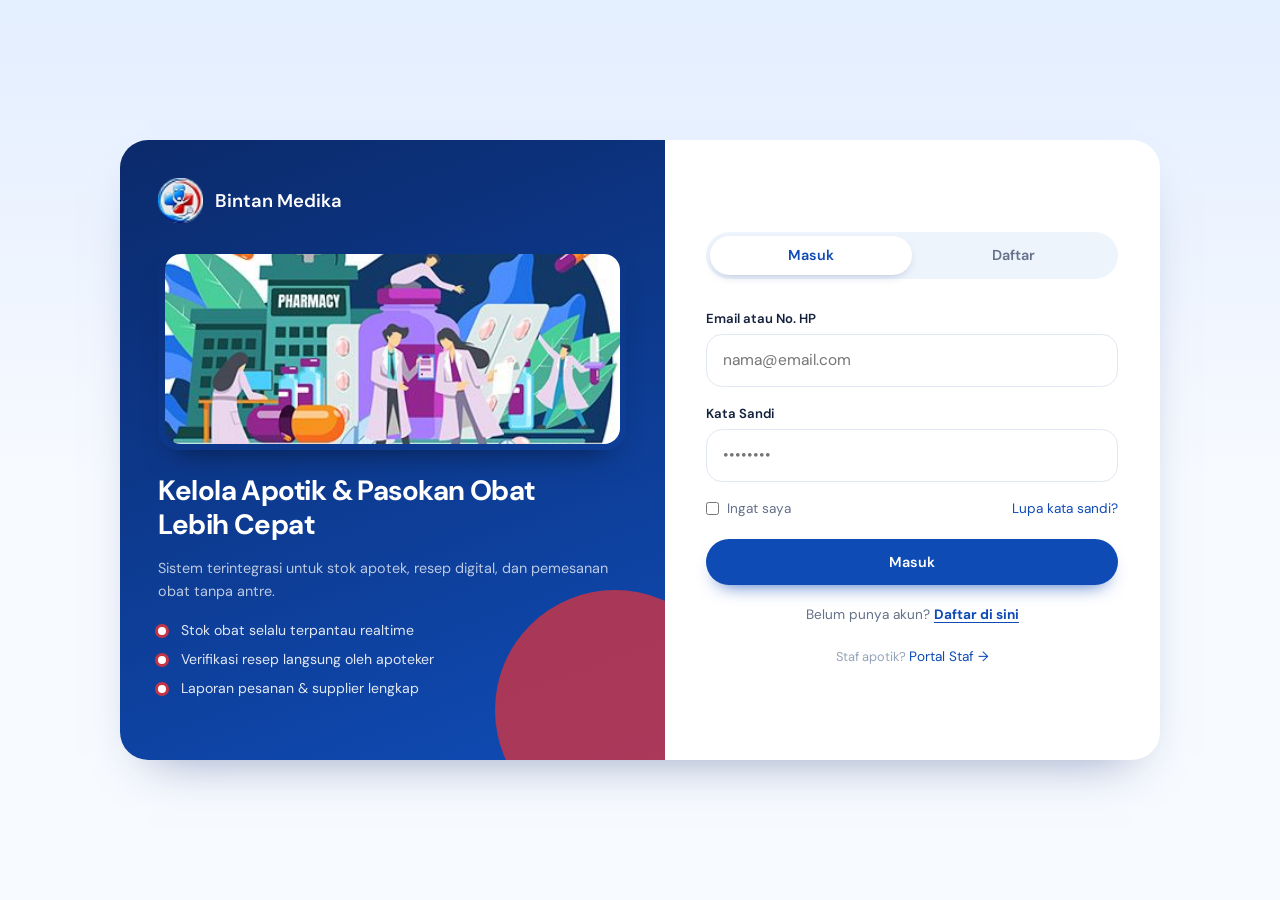
<file: bintan-medika/login.html>
<!DOCTYPE html>
<html lang="id">
<head>
<meta charset="UTF-8">
<meta name="viewport" content="width=device-width, initial-scale=1">
<title>Masuk / Daftar — Bintan Medika</title>
<link rel="stylesheet" href="assets/css/style.css">
<link rel="stylesheet" href="assets/css/login.css">
</head>
<body class="auth-body">

<div class="auth-shell">

  <section class="auth-hero">
    <div class="brand brand--on-dark">
      <span class="brand__mark" aria-hidden="true">
        <img src="assets/img/logo.png">
      </span>
      <span class="brand__name">Bintan Medika</span>
    </div>

    <!-- FOTO: (opsional) ganti ilustrasi dengan foto apoteker + etalase obat Bintan Medika -->
    <div class="auth-hero__illustration">
      <img src="assets/img/apoteker.jpg" alt="Apoteker Bintan Medika">
    </div>

    <h1 class="auth-hero__title">Kelola Apotik &amp; Pasokan Obat Lebih Cepat</h1>
    <p class="auth-hero__sub">Sistem terintegrasi untuk stok apotek, resep digital, dan pemesanan obat tanpa antre.</p>

    <ul class="auth-hero__list">
      <li>Stok obat selalu terpantau realtime</li>
      <li>Verifikasi resep langsung oleh apoteker</li>
      <li>Laporan pesanan &amp; supplier lengkap</li>
    </ul>

    <span class="auth-hero__blob auth-hero__blob--1" aria-hidden="true"></span>
  </section>

  <section class="auth-form">
    <div class="authtabs" role="tablist" aria-label="Masuk atau daftar">
      <button class="authtabs__btn is-active" data-tab="masuk" role="tab" aria-selected="true">Masuk</button>
      <button class="authtabs__btn" data-tab="daftar" role="tab" aria-selected="false">Daftar</button>
    </div>
    <form id="formMasuk" class="authform" action="index.html" method="get" novalidate>
      <label class="field">
        <span class="field__label">Email atau No. HP</span>
        <input type="text" name="identifier" placeholder="nama@email.com" required>
      </label>
      <label class="field">
        <span class="field__label">Kata Sandi</span>
        <input type="password" name="password" placeholder="••••••••" required>
      </label>
      <div class="field-row">
        <label class="checkbox">
          <input type="checkbox" name="remember">
          <span>Ingat saya</span>
        </label>
        <a href="#" class="link">Lupa kata sandi?</a>
      </div>
      <button type="submit" class="btn btn-primary auth-submit" id="submitMasuk">Masuk</button>
      <p class="authform__hint">
        Belum punya akun?
        <a href="#" class="link link--strong" data-goto="daftar">Daftar di sini</a>
      </p>
      <p class="authform__hint" style="margin-top: 1.25rem; font-size: 0.8rem; color: #94a3b8;">
        Staf apotik? <a href="admin_login.html" class="link">Portal Staf →</a>
      </p>
    </form>
    <form id="formDaftar" class="authform" novalidate hidden>
      <label class="field">
        <span class="field__label">Nama Lengkap</span>
        <input type="text" name="name" placeholder="Nama kamu" required>
      </label>
      <label class="field">
        <span class="field__label">Email atau No. HP</span>
        <input type="text" name="identifier" placeholder="nama@email.com" required>
      </label>
      <label class="field">
        <span class="field__label">Kata Sandi</span>
        <input type="password" name="password" placeholder="Minimal 8 karakter" required minlength="8">
      </label>
      <button type="submit" class="btn btn-primary auth-submit" id="submitDaftar">Daftar</button>
      <p class="authform__hint">
        Sudah punya akun?
        <a href="#" class="link link--strong" data-goto="masuk">Masuk di sini</a>
      </p>
    </form>

  </section>
</div>

<div class="toast" id="toast" role="status" aria-live="polite"></div>

<script src="assets/js/bm.js"></script>
<script src="assets/js/login.js"></script>
</body>
</html>
</file>
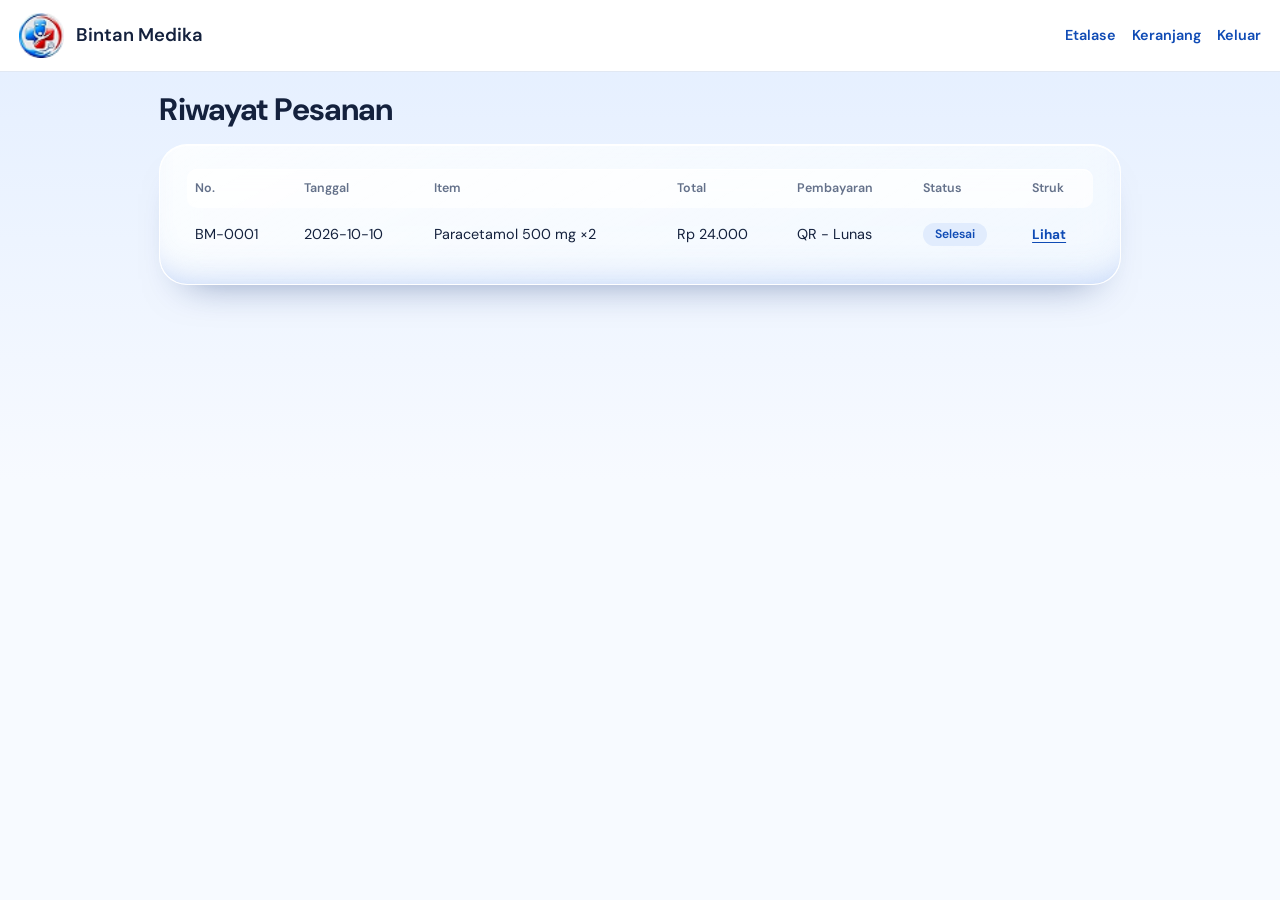
<file: bintan-medika/riwayat.html>
<!DOCTYPE html>
<html lang="id"><head><meta charset="UTF-8"><meta name="viewport" content="width=device-width, initial-scale=1">
<title>Riwayat Pesanan — Bintan Medika</title>
<link rel="stylesheet" href="assets/css/style.css"><link rel="stylesheet" href="assets/css/dashboard.css"><link rel="stylesheet" href="assets/css/app.css"></head>
<body>
<div class="bar"><a href="index.html" class="brand"><span class="brand__mark"><img src="assets/img/logo.png" alt=""></span><span class="brand__name">Bintan Medika</span></a>
<nav><a href="index.html">Etalase</a><a href="keranjang.html">Keranjang</a><a href="login.html">Keluar</a></nav></div>
<main class="wrap"><h1 style="margin-bottom:1rem">Riwayat Pesanan</h1>
<section class="panel"><table class="ordertable"><thead><tr><th>No.</th><th>Tanggal</th><th>Item</th><th>Total</th><th>Pembayaran</th><th>Status</th><th>Struk</th></tr></thead><tbody id="tb"></tbody></table><p class="empty" id="em" hidden>Belum ada pesanan.</p></section></main>
<script src="assets/js/bm.js"></script>
<script>
const o=BM.orders().filter(x=>x.pembeli===BM.user().name);
document.getElementById('em').hidden=o.length>0;
document.getElementById('tb').innerHTML=o.map(x=>`<tr><td>${x.no}</td><td>${x.tgl}</td><td>${x.items.map(i=>BM.esc(i.nama)+' ×'+i.qty).join(', ')}</td><td>${BM.rp(x.total)}</td><td>${x.bayar}</td><td>${BM.pill(x.status)}</td><td><a class="link link--strong" href="struk.html?no=${x.no}">Lihat</a>${x.metode==='TF'&&(!x.bukti||x.bukti.state==='bad')?` · <a class="link link--strong" href="bukti_transfer.html?no=${x.no}">Upload bukti</a>`:''}</td></tr>`).join('');
</script></body></html>
</file>
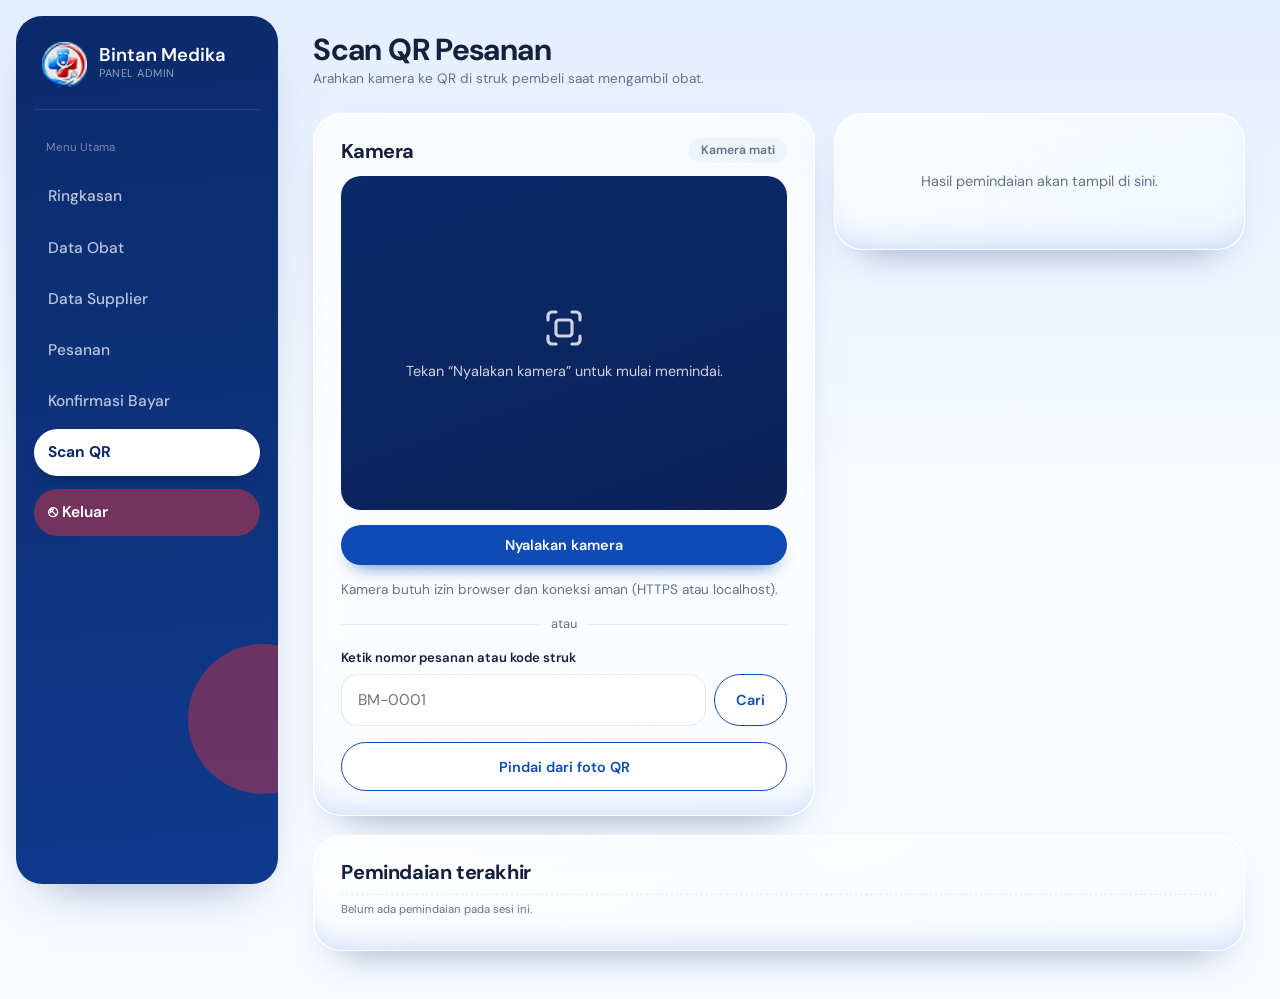
<file: bintan-medika/scan_qr.html>
<!DOCTYPE html>
<html lang="id"><head><meta charset="UTF-8"><meta name="viewport" content="width=device-width, initial-scale=1">
<title>Scan QR Pesanan — Bintan Medika</title>
<link rel="stylesheet" href="assets/css/style.css"><link rel="stylesheet" href="assets/css/dashboard.css"><link rel="stylesheet" href="assets/css/app.css"><link rel="stylesheet" href="assets/css/pembayaran.css">
</head>
<body><div class="dash">
<aside class="sidebar">
<div class="brand brand--on-dark sidebar__brand"><span class="brand__mark"><img src="assets/img/logo.png" alt=""></span><span><span class="brand__name" style="display:block">Bintan Medika</span><span class="brand__tag" style="display:block;color:rgba(255,255,255,.55)">PANEL ADMIN</span></span></div>
<p class="sidebar__section">Menu Utama</p>
<nav class="sidebar__nav">
<a href="dashboard.html" class="sidebar__link">Ringkasan</a>
<a href="admin.html#obat" class="sidebar__link">Data Obat</a>
<a href="admin.html#supplier" class="sidebar__link">Data Supplier</a>
<a href="admin.html#pesanan" class="sidebar__link">Pesanan</a>
<a href="konfirmasi_pembayaran.html" class="sidebar__link">Konfirmasi Bayar</a>
<a href="scan_qr.html" class="sidebar__link is-active">Scan QR</a></nav>
<a href="login.html" class="logout" id="logout">⎋ Keluar</a>
</aside>
<div class="dash__main">
<header class="dash__header"><div><h1 class="dash__title">Scan QR Pesanan</h1><p class="dash__date">Arahkan kamera ke QR di struk pembeli saat mengambil obat.</p></div></header>
<div class="sgrid">
<section class="panel">
 <div class="panel__head"><h2 class="panel__title">Kamera</h2><span class="pill pill--idle" id="cs">Kamera mati</span></div>
 <div class="vf" id="vf">
  <video id="vid" playsinline muted></video>
  <div class="vf__frame"><i></i><i></i><i></i><i></i><span class="vf__line"></span></div>
  <div class="vf__idle"><svg viewBox="0 0 24 24" fill="none"><path d="M4 8V6a2 2 0 0 1 2-2h2M16 4h2a2 2 0 0 1 2 2v2M20 16v2a2 2 0 0 1-2 2h-2M8 20H6a2 2 0 0 1-2-2v-2" stroke="currentColor" stroke-width="1.6" stroke-linecap="round"/><rect x="8" y="8" width="8" height="8" rx="1.5" stroke="currentColor" stroke-width="1.6"/></svg><span>Tekan “Nyalakan kamera” untuk mulai memindai.</span></div>
 </div>
 <div class="ctrl"><button class="btn btn-primary" id="go" type="button">Nyalakan kamera</button><button class="btn btn-ghost" id="stop" type="button" hidden>Matikan kamera</button><button class="btn btn-ghost" id="flip" type="button" hidden>Ganti kamera</button></div>
 <p class="msg" id="msg" role="status" aria-live="polite">Kamera butuh izin browser dan koneksi aman (HTTPS atau localhost).</p>
 <div class="or">atau</div>
 <label class="field"><span class="field__label">Ketik nomor pesanan atau kode struk</span>
  <div class="mrow"><input id="manual" list="dl" placeholder="BM-0001" autocomplete="off"><button class="btn btn-ghost" id="cari" type="button">Cari</button></div></label>
 <datalist id="dl"></datalist>
 <label class="btn btn-ghost btn-block" style="cursor:pointer;margin-top:.4rem">Pindai dari foto QR<input type="file" id="img" accept="image/*" hidden></label>
</section>

<section class="panel" id="res" aria-live="polite"><p class="placeholder">Hasil pemindaian akan tampil di sini.</p></section>
</div>
<section class="panel" style="margin-top:1.2rem"><h2 class="panel__title">Pemindaian terakhir</h2><ul class="hist" id="hist"><li><small>Belum ada pemindaian pada sesi ini.</small></li></ul></section>
</div></div>
<canvas id="cv" hidden></canvas>
<div class="toast" id="toast"></div>
<script src="assets/js/bm.js"></script>
<script>
const $=id=>document.getElementById(id);
const fmtT=t=>new Date(t).toLocaleTimeString('id-ID',{hour:'2-digit',minute:'2-digit'});
const NEXT={Diproses:'Siap Diambil','Siap Diambil':'Selesai'};
let stream=null,timer=0,det=null,busy=false,last={t:'',at:0},facing='environment',hist=[];

function say(t,bad){$('msg').textContent=t;$('msg').classList.toggle('bad',!!bad)}
function chip(on){$('cs').textContent=on?'Kamera aktif':'Kamera mati';$('cs').className='pill '+(on?'pill--ok':'pill--idle')}

/* ---------- pencarian pesanan dari isi QR ---------- */
function norm(s){s=String(s||'').trim();try{const u=new URL(s);const n=u.searchParams.get('no');if(n)s=n}catch(e){}return s.toUpperCase()}
function findOrder(txt){const t=norm(txt);if(!t)return null;return BM.orders().find(o=>[o.no,o.kode,o.antri].some(v=>v&&String(v).toUpperCase()===t))||null}

/* ---------- kamera ---------- */
async function loadJsQR(){if(window.jsQR)return true;
 return new Promise(r=>{const s=document.createElement('script');s.src='assets/js/jsQR.js';s.onload=()=>r(true);s.onerror=()=>r(false);document.head.append(s)})}
async function prepDecoder(){if('BarcodeDetector' in window){try{det=new BarcodeDetector({formats:['qr_code']});return true}catch(e){}}
 return loadJsQR()}
async function decode(src,w,h){
 if(det){const r=await det.detect(src);return r[0]?r[0].rawValue:''}
 if(window.jsQR){const c=$('cv'),x=c.getContext('2d',{willReadFrequently:true});c.width=w;c.height=h;x.drawImage(src,0,0,w,h);const d=x.getImageData(0,0,w,h),q=jsQR(d.data,w,h);return q?q.data:''}
 return ''}

async function start(){
 if(!navigator.mediaDevices||!navigator.mediaDevices.getUserMedia)return say('Browser ini tidak mendukung kamera. Gunakan input manual atau foto QR.',true);
 say('Meminta izin kamera…');
 try{stream=await navigator.mediaDevices.getUserMedia({video:{facingMode:{ideal:facing}},audio:false})}
 catch(e){const m={NotAllowedError:'Izin kamera ditolak. Aktifkan izin kamera di pengaturan browser, lalu coba lagi.',NotFoundError:'Kamera tidak ditemukan di perangkat ini.',NotReadableError:'Kamera sedang dipakai aplikasi lain. Tutup aplikasi itu, lalu coba lagi.'};
  return say(m[e.name]||'Kamera tidak bisa dibuka. Pastikan halaman dibuka lewat HTTPS atau localhost.',true)}
 const v=$('vid');v.srcObject=stream;await v.play().catch(()=>{});
 if(!await prepDecoder()){say('Pemindai belum siap (butuh internet untuk memuat pustaka). Gunakan input manual.',true)}
 $('vf').classList.add('on');$('go').hidden=true;$('stop').hidden=false;$('flip').hidden=false;chip(true);say('Arahkan QR ke dalam bingkai.');
 tick()}

function stop(){clearTimeout(timer);timer=0;if(stream){stream.getTracks().forEach(t=>t.stop());stream=null}
 $('vid').srcObject=null;$('vf').classList.remove('on');$('go').hidden=false;$('stop').hidden=true;$('flip').hidden=true;chip(false)}

async function tick(){if(!stream)return;const v=$('vid');
 if(v.readyState>=2&&!busy&&(det||window.jsQR)){busy=true;let txt='';try{txt=await decode(v,v.videoWidth,v.videoHeight)}catch(e){}busy=false;
  if(txt&&!(txt===last.t&&Date.now()-last.at<2500)){last={t:txt,at:Date.now()};if(handle(txt,'kamera'))return}}
 timer=setTimeout(tick,200)}

$('go').onclick=start;$('stop').onclick=()=>{stop();say('Kamera dimatikan.')};
$('flip').onclick=()=>{facing=facing==='environment'?'user':'environment';stop();start()};
addEventListener('pagehide',stop);

/* ---------- input manual & foto ---------- */
$('cari').onclick=()=>{const t=$('manual').value;if(!t.trim())return say('Ketik nomor pesanan dulu.',true);handle(t,'manual')};
$('manual').onkeydown=e=>{if(e.key==='Enter')$('cari').click()};
$('img').onchange=async e=>{const f=e.target.files[0];e.target.value='';if(!f)return;
 if(!await prepDecoder())return say('Pemindai belum siap. Cek koneksi internet.',true);
 try{const bm=await createImageBitmap(f);const t=await decode(bm,bm.width,bm.height);t?handle(t,'foto'):say('QR tidak terbaca di foto ini. Coba foto yang lebih jelas.',true)}
 catch(err){say('Foto tidak bisa dibaca.',true)}};

/* ---------- hasil ---------- */
function handle(txt,via){const x=findOrder(txt);
 if(!x){say(via==='manual'?'Nomor pesanan tidak ditemukan: '+String(txt).slice(0,40):'QR terbaca, tetapi tidak cocok dengan pesanan mana pun.',true);showNone(txt,via);return false}
 if(stream)stop();say('Pesanan '+x.no+' ditemukan.');
 hist.unshift({no:x.no,at:Date.now(),via});hist=hist.slice(0,6);drawHist();show(x.no);return true}

function stBadge(s){const c=/Menunggu|Siap Diambil|Diproses/.test(s)?'pill--wait':/Selesai/.test(s)?'pill--ok':/Ditolak|Hangus/.test(s)?'pill--bad':'pill--idle';return `<span class="pill ${c}">${BM.esc(s)}</span>`}

function showNone(t,via){$('res').innerHTML=`<div class="rnote rnote--bad"><strong>Pesanan tidak ditemukan.</strong><br>${via==='manual'?'Yang dicari':'Isi QR'}: ${BM.esc(String(t).slice(0,60))}<br>${via==='manual'?'Periksa ejaan nomor pesanan, lalu coba lagi.':'Pastikan struk berasal dari Bintan Medika, lalu pindai ulang.'}</div>`}

function show(no){const x=BM.orders().find(o=>o.no===no);if(!x)return;
 const cod=x.metode==='COD',lunas=/Lunas/.test(x.bayar);let note='',acts='';
 if(x.status==='Menunggu Verifikasi')note=`<div class="rnote rnote--wait"><strong>Resep belum diverifikasi.</strong> Verifikasi resep di halaman Pesanan sebelum pesanan diserahkan.</div>`,acts=`<a class="btn btn-primary" href="admin.html#pesanan">Buka halaman Pesanan</a>`;
 else if(x.status==='Menunggu Pembayaran')note=`<div class="rnote rnote--wait"><strong>Pembayaran transfer belum dikonfirmasi.</strong></div>`,acts=`<a class="btn btn-primary" href="konfirmasi_pembayaran.html">Buka Konfirmasi Pembayaran</a>`;
 else if(x.status==='Hangus'||x.status==='Ditolak')note=`<div class="rnote rnote--bad"><strong>Pesanan ${x.status.toLowerCase()}.</strong> Tidak bisa diserahkan.</div>`;
 else if(x.status==='Selesai')note=`<div class="rnote rnote--ok"><strong>✔ Pesanan sudah selesai.</strong></div>`;
 else{ if(cod&&!lunas)note=`<div class="rnote rnote--wait"><strong>COD belum dibayar.</strong> Terima pembayaran ${BM.rp(x.total)} saat obat diambil.</div>`,acts+=`<button class="btn btn-primary" data-a="bayar">Terima bayaran</button>`;
  if(NEXT[x.status])acts+=`<button class="btn ${cod&&!lunas?'btn-ghost':'btn-primary'}" data-a="next">Tandai ${NEXT[x.status]}</button>`}
 $('res').innerHTML=`<div class="panel__head"><h2 class="panel__title">${x.no}</h2>${stBadge(x.status)}</div>
 <dl class="kv"><dt>Pembeli</dt><dd>${BM.esc(x.pembeli)}</dd><dt>Item</dt><dd>${x.items.map(i=>BM.esc(i.nama)+' ×'+i.qty).join(', ')}</dd>
 <dt>Total</dt><dd><strong>${BM.rp(x.total)}</strong></dd><dt>Pembayaran</dt><dd>${BM.esc(x.bayar)}</dd></dl>
 ${note}<div class="racts">${acts}<button class="btn btn-ghost" data-a="again">Scan lagi</button></div>`;
 $('res').onclick=e=>{const b=e.target.closest('button');if(!b)return;const a=b.dataset.a;
  if(a==='again'){$('res').innerHTML='<p class="placeholder">Hasil pemindaian akan tampil di sini.</p>';$('manual').value='';return start()}
  const L=BM.orders(),o=L.find(z=>z.no===no);
  if(a==='bayar'){o.bayar='COD - Lunas';BM.toast('Pembayaran dicatat')}
  if(a==='next'){o.status=NEXT[o.status];if(o.status==='Selesai'&&o.metode==='COD')o.bayar='COD - Lunas';BM.toast('Status diperbarui: '+o.status)}
  BM.set('bm_orders',L);show(no)}}

function drawHist(){$('hist').innerHTML=hist.length?hist.map(h=>`<li><span>${h.no} <small>via ${h.via}</small></span><small>${fmtT(h.at)}</small></li>`).join(''):'<li><small>Belum ada pemindaian pada sesi ini.</small></li>'}
$('dl').innerHTML=BM.orders().filter(o=>!/Selesai|Hangus|Ditolak/.test(o.status)).map(o=>`<option value="${o.no}">${BM.esc(o.pembeli)}</option>`).join('');
</script></body></html>
</file>
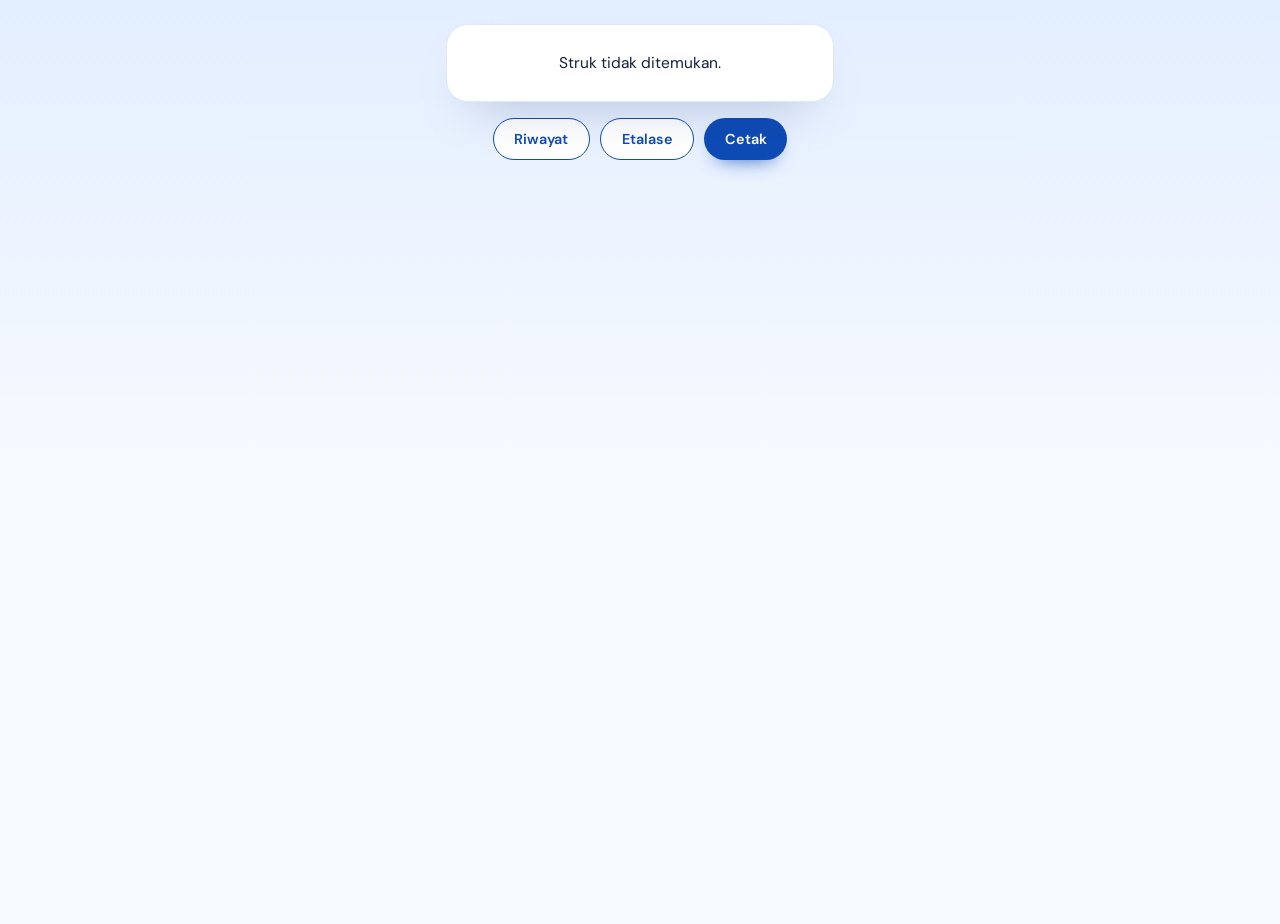
<file: bintan-medika/struk.html>
<!DOCTYPE html>
<html lang="id"><head><meta charset="UTF-8"><meta name="viewport" content="width=device-width, initial-scale=1">
<title>Struk Pesanan — Bintan Medika</title>
<link rel="stylesheet" href="assets/css/style.css">
<style>
.sw{max-width:420px;margin:1.5rem auto;padding:0 1rem}
.struk{background:#fff;border:1px solid var(--line);border-radius:22px;padding:1.6rem;box-shadow:var(--shadow);position:relative;overflow:hidden}
.struk h1{font-size:1.2rem;text-align:center}.struk .sub{text-align:center;color:var(--muted);font-size:.8rem;margin-bottom:1rem}
.struk hr{border:0;border-top:1px dashed var(--line);margin:.9rem 0}
.r{display:flex;justify-content:space-between;gap:1rem;font-size:.88rem;padding:.15rem 0}
.big{text-align:center;margin:.8rem 0}.big small{display:block;color:var(--muted);font-size:.75rem}.big b{font-size:2rem;letter-spacing:.08em;color:var(--blue-d)}
.note{border-radius:14px;padding:.8rem 1rem;font-size:.85rem;margin-top:.9rem}
.note--ok{background:#e1ecfd;color:var(--blue)}.note--wait{background:#fff4e5;color:var(--warn)}.note--bad{background:var(--red-soft);color:#8a1d25}
.sact{display:flex;gap:.6rem;justify-content:center;margin-top:1rem}
@media print{.sact{display:none}body{background:#fff}.struk{box-shadow:none}}
</style></head>
<body><main class="sw"><div class="struk" id="s"></div>
<div class="sact"><a href="riwayat.html" class="btn btn-ghost">Riwayat</a><a href="index.html" class="btn btn-ghost">Etalase</a><button class="btn btn-primary" onclick="print()">Cetak</button></div></main>
<script src="assets/js/qrcode.js"></script>
<script src="assets/js/bm.js"></script>
<script>
const x=BM.orders().find(o=>o.no===new URLSearchParams(location.search).get('no')),s=document.getElementById('s');
const fmt=t=>new Date(t).toLocaleString('id-ID',{day:'numeric',month:'short',year:'numeric',hour:'2-digit',minute:'2-digit'});
function note(){
 if(x.metode==='QR')return '<div class="note note--ok"><strong>✔ Sudah dibayar via QR.</strong><br>Pesanan diproses setelah verifikasi (jika ada resep).</div>';
 if(x.metode==='TF'){const b=x.bukti;
  if(/Lunas/.test(x.bayar))return '<div class="note note--ok"><strong>✔ Transfer sudah dikonfirmasi.</strong></div>';
  if(b&&b.state==='wait')return '<div class="note note--wait"><strong>Bukti transfer menunggu konfirmasi admin.</strong></div>';
  return `<div class="note note--wait"><strong>Menunggu bukti transfer.</strong>${b&&b.state==='bad'?'<br>Bukti sebelumnya ditolak: '+BM.esc(b.alasan||''):''}<br><a class="link link--strong" href="bukti_transfer.html?no=${x.no}">Upload bukti transfer →</a></div>`}
 if(x.status==='Hangus')return '<div class="note note--bad"><strong>Struk hangus.</strong><br>Melewati batas 24 jam tanpa pembayaran. Silakan buat pesanan baru.</div>';
 if(/Lunas/.test(x.bayar))return '<div class="note note--ok"><strong>✔ Pembayaran COD sudah diterima.</strong></div>';
 const ms=Math.max(0,x.exp-Date.now()),h=ms/36e5|0,m=ms/6e4%60|0,d=ms/1e3%60|0;
 return `<div class="note note--wait"><strong>Bayar di apotek (COD).</strong> Tunjukkan struk ini ke kasir saat mengambil obat.<br>Berlaku sampai ${fmt(x.exp)}, sisa <b>${h}j ${m}m ${d}d</b>. Lewat dari itu pesanan hangus.</div>`}
function draw(){
 if(!x){s.innerHTML='<p class="empty" style="text-align:center">Struk tidak ditemukan.</p>';return}
 BM.sweep();Object.assign(x,BM.orders().find(o=>o.no===x.no));
 s.innerHTML=`<h1>Bintan Medika</h1><p class="sub">Apotik &amp; Toko Sehat · Struk Pesanan</p>
 <div class="big"><small>${x.metode==='COD'?'No. Antrian':'Kode Struk'}</small><b>${x.metode==='COD'?x.antri:x.kode}</b>${x.metode==='COD'?'':''}</div>
 <div class="r"><span>Kode unik</span><strong>${x.kode}</strong></div><div class="r"><span>No. Pesanan</span><span>${x.no}</span></div>
 <div class="r"><span>Pembeli</span><span>${BM.esc(x.pembeli)}</span></div><div class="r"><span>Tanggal</span><span>${x.dibuat?fmt(x.dibuat):x.tgl}</span></div><hr>
 ${x.items.map(i=>`<div class="r"><span>${BM.esc(i.nama)} ×${i.qty}</span><span>${BM.rp(i.harga*i.qty)}</span></div>`).join('')}
 <hr>
 <div class="r" style="font-weight:700"><span>Total</span><span>${BM.rp(x.total)}</span></div>
 <div class="r"><span>Metode</span><span>${x.metode==='QR'?'QR':x.metode==='TF'?'Transfer bank':'COD'}</span></div>${note()}${x.status==='Siap Diambil'?'<div class="note note--ok"><strong>Pesanan siap diambil di apotek.</strong> Tunjukkan QR ini ke apoteker.</div>':''}
 <div id="qrz" style="text-align:center;margin-top:1rem"></div>`;renderQR()}
function renderQR(){const el=document.getElementById('qrz');if(!el||!window.qrcode||!x)return;const q=qrcode(0,'M');q.addData(x.no);q.make();
 el.innerHTML='<img src="'+q.createDataURL(5,0)+'" width="140" height="140" alt="QR pesanan '+x.no+'" style="image-rendering:pixelated"><small style="display:block;color:var(--muted);font-size:.75rem;margin-top:.3rem">Tunjukkan QR ini ke apoteker saat mengambil obat</small>'}
draw();if(x&&x.metode==='COD')setInterval(draw,1000);
</script></body></html>
</file>
<file: bintan-medika/assets/css/style.css>
@import url('https://fonts.googleapis.com/css2?family=DM+Sans:opsz,wght@9..40,400;9..40,500;9..40,600;9..40,700&display=swap');

:root{
    --blue-d:#0b2a6b;
    --blue:#0f4bb5;
    --blue-l:#4f86e8;
    --mist:#eef4fc;
    --paper:#fff;
    --ink:#14213d;
    --muted:#64718a;
    --line:#e1e8f3;
    --red:#d9343f;
    --red-soft:#fde9eb;
    --ok:#0f4bb5;
    --warn:#c2410c;
    --bad:#d9343f;
--serif:'DM Sans',system-ui,sans-serif;
--sans:'DM Sans',system-ui,sans-serif;
--shadow:0 24px 50px -30px rgba(11,42,107,.5);
--r:20px
}

*{
    box-sizing:border-box;
    margin:0;
    padding:0
}

body{
    font:15.5px/1.6 var(--sans);
    color:var(--ink);
    min-height:100vh;
    background:#f7faff;
background-image:linear-gradient(180deg,#e3eeff 0,#f7faff 480px),radial-gradient(420px 300px at 100% 0,rgba(217,52,63,.1),transparent 70%);
background-repeat:no-repeat;
background-attachment:scroll
}

img{
    display:block;
    max-width:100%
}

a{
    color:inherit;
    text-decoration:none
}

:focus-visible{
    outline:2px solid var(--red);
    outline-offset:2px
}

h1,h2,h3{
    font-family:var(--serif);
    font-weight:700;
    letter-spacing:-.02em;
    line-height:1.2
}

.brand{
    display:flex;
    align-items:
    center;
    gap:.75rem
}

.brand__mark img{
    width:45px;
    height:45px;
    object-fit:contain
}

.brand__name{
    font-family:var(--serif);
    font-size:1.15rem;
    font-weight:600;
    line-height:1.1
}

.brand__tag{
    font-size:.7rem;
    color:var(--muted);
    letter-spacing:.04em
}

.brand--on-dark{
    color:#fff
}

.btn{
    border:0;cursor:pointer;
    font:600 .9rem var(--sans);
    padding:.7rem 1.3rem;
    border-radius:999px;
    transition:.25s
}

.btn-primary{
    background:linear-gradient(135deg,var(--blue-l),var(--blue));
    color:#fff;
    box-shadow:0 8px 18px -10px var(--blue-d)
}

.btn-primary:hover{
    background:linear-gradient(135deg,#ee5560,var(--red));
    transform:translateY(-2px)
}

.iconbtn{
    position:relative;
    width:38px;
    height:38px;
    border-radius:50%;
    border:1px solid var(--line);
    background:var(--paper);
    color:var(--blue-d);
    cursor:pointer;
    display:grid;
    place-items:center;
}

.iconbtn svg{
    width:28px;
    height:28px;
    background: white;
    border-radius: 50%;

}

.topbar__right .iconbtn__badge{
    background:var(--blue)
}

.iconbtn__badge{
    position:absolute;
    top:-4px;
    right:-4px;
    min-width:19px;
    height:19px;
    border-radius:99px;
    background:var(--red);
    color:#fff;
    font:700 .68rem/19px var(--sans);
    text-align:center;
    padding:0 5px
}

.userchip{
    display:flex;
    align-items:center;
    gap:.6rem;
    padding:.3rem .9rem .3rem .3rem;
}

.userchip img{
    width:45px;
    height:45px;
    border-radius:50%;
    object-fit:cover
}

.userchip__meta{
    display:flex;
    flex-direction:column;
    line-height:1.2
}

.userchip__name{
    font-weight:600;
    font-size:.85rem
}

.userchip__role{
    font-size:.72rem;
    color:var(--red)
}

.badge{
    display:inline-block;
    font-size:.80rem;
    font-weight:600;
    padding:.25rem .8rem;
    border-radius:99px;
    color:#0b2a6b;
}

.link{
    color:var(--blue);
    font-size:.85rem
}

.link:hover{
    color:var(--red)
}

.link--strong{
    font-weight:700;
    text-decoration:underline;
    text-underline-offset:3px
}

.field{
    display:block;
    margin-bottom:1rem
}

.field__label{
    display:block;
    font-size:.82rem;
    font-weight:600;
    margin-bottom:.35rem
}

.field input{
    width:100%;
    padding:.8rem 1rem;
    border:1px solid var(--line);
    border-radius:12px;
    background:var(--paper);
    font:inherit
}

.field input:focus{
    outline:none;
    border-color:var(--red);
    box-shadow:0 0 0 4px rgba(217,52,63,.18)
}

.field-row{
    display:flex;
    justify-content:space-between;
    align-items:center;
    margin-bottom:1.2rem
}

.checkbox{
    display:flex;
    gap:.5rem;
    align-items:center;
    font-size:.85rem;
    color:var(--muted)
}

.checkbox input{
    accent-color:var(--blue)
}

.toast{
    position:fixed;
    left:50%;
    bottom:28px;
    transform:translate(-50%,30px);
    background:var(--blue-d);
    color:#fff;
    padding:.75rem 1.4rem;
    border-radius:99px;
    border:1px solid var(--red);
    opacity:0;
    pointer-events:none;
    transition:.3s;z-index:50
}

.toast.is-show{
    opacity:1;
    transform:translate(-50%,0)
}

@media(prefers-reduced-motion:reduce){
    *{
        transition:none!important
    }
}

.field input{
    border-radius:16px
}

.badge{
    background:var(rgb(132, 231, 132));;
    color:var(rgb(4, 87, 4));
}

.link{
    color:var(--blue)
}

.btn-ghost{
    background:#fff;
    color:var(--blue);
    border:1.5px solid var(--blue)
}

.btn-ghost:hover{
    background:var(--mist)
}

.btn-primary{
    background:var(--blue);
    box-shadow:0 10px 20px -12px var(--blue)
}

.btn-primary:hover{
    background:var(--blue-d);
    transform:translateY(-1px)
}

.foto-slot{
    background:linear-gradient(135deg,#cfe0fb,#f7c9cd) center/cover no-repeat;
    border-radius:50%;
    flex:none
}

/* ===== Gelembung 3D kaca di latar (etalase & dashboard) ===== */
body:has(.productgrid)::before,body:has(.dash)::before{
    content:"";
    position:fixed;
    inset:0;
    z-index:-1;
    pointer-events:none;
}

@media(max-width:760px){
    body:has(.productgrid)::before,body:has(.dash)::before{
        opacity:.5
    }
}
</file>
<file: bintan-medika/assets/css/dashboard.css>
.dash{display:grid;grid-template-columns:262px 1fr;min-height:100vh}
.sidebar{grid-column:1;grid-row:1;position:sticky;top:0;height:100vh;padding:1.6rem 1.1rem;background:linear-gradient(180deg,var(--blue-d),#0c2257);color:#fff;display:flex;flex-direction:column;gap:.4rem}
.sidebar__brand{padding:0 .5rem 1.4rem;border-bottom:1px solid rgba(255,255,255,.1);margin-bottom:.8rem}
.sidebar__section{font-size:.72rem;color:rgba(255,255,255,.45);padding:.6rem .8rem}
.sidebar__nav{display:grid;gap:.25rem}
.sidebar__link{display:flex;align-items:center;gap:.8rem;padding:.7rem .9rem;border-radius:14px;color:rgba(255,255,255,.72);font-weight:500;transition:.2s}
.sidebar__link svg{width:20px;height:20px}
.sidebar__link:hover{background:rgba(255,255,255,.07);color:#fff}
.sidebar__link.is-active{background:rgba(217,52,63,.2);color:#fff;box-shadow:inset 3px 0 var(--red)}
.sidebar__user{margin-top:auto;display:flex;align-items:center;gap:.7rem;padding:.8rem;border-radius:14px;background:rgba(255,255,255,.06);font-size:.88rem}
.sidebar__user-icon{width:24px;color:var(--red)}
.dash__main{grid-column:2;grid-row:1;padding:1.8rem 2.2rem 3rem;min-width:0}
.dash__header{display:flex;justify-content:space-between;align-items:center;margin-bottom:1.4rem}
.dash__title{font-size:1.9rem}.dash__date{color:var(--muted);font-size:.85rem}
.dash__headright{display:flex;gap:.8rem;align-items:center}
.dash__banner{display:grid;grid-template-columns:1.3fr 1fr;border-radius:26px;overflow:hidden;background:linear-gradient(120deg,var(--blue-d),var(--blue));color:#fff;margin-bottom:1.4rem;box-shadow:var(--shadow)}
.dash__banner-content{padding:2rem 2.2rem;display:flex;flex-direction:column;justify-content:center;gap:.6rem}
.dash__banner h2{font-size:1.5rem}.dash__banner p{color:rgba(255,255,255,.75);font-size:.9rem;max-width:46ch}
.dash__banner-media img{
    width:100%;
    height:100%;
    min-height:170px;
    object-fit:cover;
    mask-image:linear-gradient(90deg,transparent,#000 40%);
    -webkit-mask-image:linear-gradient(90deg,transparent,#000 40%)
}
.statgrid{display:grid;grid-template-columns:repeat(4,1fr);gap:1rem;margin-bottom:1.4rem}
.stat{background:var(--paper);border:1px solid var(--line);border-radius:20px;padding:1.2rem 1.3rem}
.stat__label{font-size:.82rem;color:var(--muted)}.stat__value{font:600 1.9rem var(--serif);margin:.2rem 0}.stat__note{font-size:.78rem;color:var(--ok)}
.stat:first-child{background:linear-gradient(135deg,var(--red),#b32630);border:0;color:#fff}
.stat:first-child .stat__label,.stat:first-child .stat__note{color:rgba(255,255,255,.85)}
.stat--warn .stat__note{color:var(--warn)}
.panel{background:var(--paper);border:1px solid var(--line);border-radius:24px;padding:1.4rem 1.6rem}
.panel__head{display:flex;justify-content:space-between;align-items:center;margin-bottom:.8rem}
.panel__title{font-size:1.25rem}.panel__link{font-size:.85rem;color:var(--blue);font-weight:600}.panel__link:hover{color:var(--red)}
.ordertable{width:100%;border-collapse:collapse;font-size:.9rem}
.ordertable th{text-align:left;font-size:.78rem;color:var(--muted);font-weight:600;padding:.6rem .5rem;border-bottom:1px solid var(--line)}
.ordertable td{padding:.9rem .5rem;border-bottom:1px solid var(--mist)}
.ordertable tr:last-child td{border:0}.ordertable tbody tr:hover{background:var(--mist)}
.pill{padding:.2rem .75rem;border-radius:99px;font-size:.76rem;font-weight:600}
.pill--ok{background:#dcebfb;color:var(--ok)}.pill--wait{background:var(--red-soft);color:#b0262f}.pill--bad{background:#f3dedb;color:var(--bad)}
@media(max-width:960px){.dash{grid-template-columns:1fr}.sidebar{position:static;height:auto;grid-row:1}.dash__main{grid-column:1;grid-row:2;padding:1.2rem}.statgrid{grid-template-columns:1fr 1fr}.dash__banner{grid-template-columns:1fr}.userchip__meta{display:none}}
/* natural: sidebar melayang, bentuk lembut */
.dash{padding:1rem;gap:1rem;grid-template-columns:262px 1fr}
.sidebar{height:calc(100vh - 2rem);top:1rem;border-radius:32px 32px 32px 12px;background:linear-gradient(175deg,var(--blue),var(--blue-d));box-shadow:var(--shadow);overflow:hidden}
.sidebar::after{content:"";position:absolute;right:-60px;bottom:90px;width:150px;height:150px;border-radius:50%;background:rgba(217,52,63,.55);pointer-events:none}
.sidebar__link{border-radius:99px}
.sidebar__link.is-active{background:#fff;color:var(--blue-d);box-shadow:0 8px 16px -10px rgba(0,0,0,.5);font-weight:700}
.sidebar__user{border-radius:99px;background:rgba(255,255,255,.14);position:relative;z-index:1}.sidebar__user-icon{color:#fff}
.dash__main{padding:1rem 1.2rem 2rem}
.dash__banner{position:relative;border-radius:36px 36px 36px 10px;background:linear-gradient(120deg,var(--blue-d),var(--blue) 75%,var(--blue-l))}
.dash__banner::before{content:"";position:absolute;left:38%;bottom:-80px;width:200px;height:200px;border-radius:50%;background:rgba(217,52,63,.8)}
.dash__banner-content{position:relative;z-index:1}
.dash__banner-media{padding:1rem 1rem 1rem 0;position:relative;z-index:1}
.dash__banner-media img{mask-image:none;-webkit-mask-image:none;border-radius:55% 45% 50% 50% / 50% 50% 50% 50%;min-height:150px}
.stat{border:0;border-radius:26px 26px 26px 8px;box-shadow:0 10px 26px -20px rgba(18,48,122,.6)}
.stat:first-child{background:linear-gradient(135deg,#ee5560,var(--red))}
.stat__note{color:var(--blue)}
.panel{border:0;border-radius:32px 32px 32px 10px;box-shadow:0 10px 26px -20px rgba(18,48,122,.6)}
.panel__link{color:var(--blue)}
.ordertable td{border-bottom:1px dashed var(--line)}
.pill--wait{background:var(--red-soft);color:var(--red)}
@media(max-width:960px){.dash{grid-template-columns:1fr}.sidebar{height:auto;position:static}}

/* ===== Nuansa profesional ===== */
.sidebar{border-radius:26px;background:linear-gradient(175deg,var(--blue-d),#0f3a8c);box-shadow:var(--shadow)}
.sidebar::after{background:rgba(217,52,63,.45)}
.sidebar__link.is-active{background:#fff;color:var(--blue-d)}
.dash__banner{border-radius:26px;background:linear-gradient(110deg,var(--blue-d),var(--blue))}
.dash__banner::before{background:var(--red);opacity:.85}
.dash__banner-media img{border-radius:20px;}
.stat{border:1px solid var(--line);border-radius:20px;box-shadow:none;background:#fff}
.stat:first-child{background:linear-gradient(135deg,var(--blue),var(--blue-d));border:0}
.stat--warn{border-left:4px solid var(--red)}
.stat__value{font-family:var(--sans);font-weight:700}
.panel{border:1px solid var(--line);border-radius:22px;box-shadow:none}
.ordertable td{border-bottom:1px solid var(--mist)}
.ordertable th{background:var(--mist);border:0}
.ordertable th:first-child{border-radius:10px 0 0 10px}.ordertable th:last-child{border-radius:0 10px 10px 0}
.pill--ok{background:#e1ecfd;color:var(--blue)}

/* ===== Kotak admin: kaca buram ===== */
.stat,.panel{position:relative;overflow:hidden;border:1px solid rgba(255,255,255,.95);border-radius:28px;
background:linear-gradient(150deg,rgba(255,255,255,.82),rgba(255,255,255,.42));
backdrop-filter:blur(18px) saturate(1.5);-webkit-backdrop-filter:blur(18px) saturate(1.5);
box-shadow:0 22px 40px -28px rgba(11,42,107,.55),inset 0 1px 0 #fff,inset 0 -26px 40px -32px rgba(79,134,232,.45)}
.stat{padding:1.3rem 1.4rem 1.5rem}
.stat::before{content:"";position:absolute;right:-26px;top:-30px;width:96px;height:96px;border-radius:50%;background:radial-gradient(circle at 35% 35%,rgba(255,255,255,.95),rgba(79,134,232,.18) 70%)}
.stat::after{content:"";position:absolute;left:1.4rem;bottom:.7rem;height:3px;width:var(--w,60%);max-width:calc(100% - 2.8rem);border-radius:99px;background:linear-gradient(90deg,var(--blue-l),var(--blue))}
.stat__value{position:relative;color:var(--blue-d)}
.stat:first-child{background:linear-gradient(150deg,rgba(79,134,232,.95),rgba(11,42,107,.95));border-color:rgba(255,255,255,.6);box-shadow:0 24px 40px -26px rgba(15,75,181,.8),inset 0 1px 0 rgba(255,255,255,.5)}
.stat:first-child .stat__value{color:#fff}
.stat:first-child::before{background:radial-gradient(circle at 35% 35%,rgba(255,255,255,.7),rgba(255,255,255,.05) 70%)}
.stat:first-child::after{background:#fff}
.stat--warn{border-left:1px solid rgba(255,255,255,.95)}
.stat--warn::before{background:radial-gradient(circle at 35% 35%,rgba(255,255,255,.95),rgba(217,52,63,.2) 70%)}
.stat--warn::after{background:linear-gradient(90deg,#f58a8f,var(--red))}
.panel{padding:1.5rem 1.7rem}
.ordertable th{background:rgba(255,255,255,.7);box-shadow:inset 0 1px 0 #fff}
.ordertable td{border-bottom:1px solid rgba(15,75,181,.08)}
.ordertable tbody tr:hover{background:rgba(255,255,255,.65)}
.ordertable tbody tr:hover td:first-child{border-radius:14px 0 0 14px}.ordertable tbody tr:hover td:last-child{border-radius:0 14px 14px 0}
.dash__banner{box-shadow:0 26px 44px -28px rgba(15,75,181,.7),inset 0 1px 0 rgba(255,255,255,.35)}
</file>
<file: bintan-medika/assets/css/app.css>
.wrap{max-width:1000px;margin:0 auto;padding:1.2rem}
.bar{display:flex;justify-content:space-between;align-items:center;padding:.8rem 1.2rem;background:#fff;border-bottom:1px solid var(--line)}
.bar nav{display:flex;gap:1rem;align-items:center;font-size:.9rem;font-weight:600;color:var(--blue)}
.cols{display:grid;grid-template-columns:1.6fr 1fr;gap:1.2rem;align-items:start}
.bx{background:#fff;border:1px solid var(--line);border-radius:22px;padding:1.4rem}
.bx h2{font-size:1.2rem;margin-bottom:.8rem}
.row{display:flex;align-items:center;gap:.8rem;padding:.8rem 0;border-bottom:1px dashed var(--line)}
.row:last-child{border:0}.row__main{flex:1}.row small{color:var(--muted);display:block}
.qty{display:flex;align-items:center;gap:.4rem}.qty button{width:28px;height:28px;border-radius:50%;border:1px solid var(--line);background:#fff;cursor:pointer;font-weight:700}
.sum{display:flex;justify-content:space-between;padding:.3rem 0}.sum--t{font-weight:700;font-size:1.1rem;border-top:1px solid var(--line);margin-top:.5rem;padding-top:.7rem}
.tag{font-size:.7rem;background:var(--red-soft);color:var(--red);padding:.1rem .5rem;border-radius:99px;font-weight:600}
.field select,.field textarea{width:100%;padding:.8rem 1rem;border:1px solid var(--line);border-radius:16px;background:#fff;font:inherit}
.field select:focus,.field textarea:focus{outline:none;border-color:var(--red)}
.btn-sm{padding:.35rem .9rem;font-size:.8rem}.btn-bad{background:var(--red);color:#fff}.btn-bad:hover{background:#b32630}
.btn-block{width:100%;padding:.9rem}
.modal{position:fixed;inset:0;background:rgba(11,42,107,.45);display:none;place-items:center;z-index:60;padding:1rem}
.modal.is-open{display:grid}.modal__box{background:#fff;border-radius:24px;padding:1.6rem;width:min(480px,100%);max-height:90vh;overflow:auto}
.modal__box h3{margin-bottom:1rem}.modal__act{display:flex;gap:.6rem;justify-content:flex-end;margin-top:1rem}
.preview{max-width:100%;max-height:260px;border-radius:14px;border:1px solid var(--line);margin-top:.6rem}
.noimg{padding:2rem;text-align:center;background:var(--mist);border-radius:14px;color:var(--muted);margin-top:.6rem}
.acts{display:flex;gap:.4rem;flex-wrap:wrap}
.alertbox{background:var(--red-soft);color:#8a1d25;border-radius:16px;padding:.8rem 1rem;margin-bottom:1rem;font-size:.88rem}
.notif{position:relative}.notif__list{position:absolute;right:0;top:46px;width:300px;background:#fff;border:1px solid var(--line);border-radius:18px;box-shadow:var(--shadow);padding:.6rem;display:none;z-index:20;font-size:.85rem}
.notif__list.is-open{display:block}.notif__list p{padding:.5rem .6rem;border-bottom:1px dashed var(--line)}
.empty{text-align:center;color:var(--muted);padding:2rem}
.logout{margin-top:.4rem;display:flex;align-items:center;gap:.6rem;padding:.7rem .9rem;border-radius:99px;color:#fff;font-weight:600;background:rgba(217,52,63,.5);position:relative;z-index:1}
@media(max-width:800px){.cols{grid-template-columns:1fr}}
</file>
<file: bintan-medika/assets/css/login.css>
.auth-body{
    display:grid;
    place-items:center;
    padding:1.5rem
}

.auth-shell{
    display:grid;
    grid-template-columns:1.1fr 1fr;
    width:min(1040px,100%);
    min-height:620px;
    border-radius:30px;
    overflow:hidden;
    box-shadow:var(--shadow);
    background:var(--paper)
}

.auth-hero{
    position:relative;
    overflow:hidden;
    padding:2.4rem;
    color:#fff;
    background:linear-gradient(160deg,var(--blue-d),var(--blue));
    display:flex;
    flex-direction:column;gap:1rem
}

.auth-hero__illustration{
    border-radius:20px;
    overflow:hidden;;
    margin:.5rem 0
}

.auth-hero__illustration img{
    width:100%;
    height:190px;
    object-fit:cover
}

.auth-hero__title{
    font-size:1.7rem;
    max-width:20ch
}

.auth-hero__sub{
    color:rgba(255,255,255,.72);
    font-size:.9rem
}

.auth-hero__list{
    list-style:none;
    display:grid;
    gap:.4rem;
    font-size:.88rem;
    color:rgba(255,255,255,.88)
}

.auth-hero__list li{
    padding-left:1.4rem;
    position:relative
}

.auth-hero__list li::before{
    content:"";
    position:absolute;
    left:0;
    top:.55em;
    width:8px;
    height:8px;
    border-radius:50%;
    background:var(--red)
}

.auth-hero__blob{
    position:absolute;
    right:-90px;
    bottom:-90px;
    width:260px;
    height:260px;
    border-radius:50%;
    background:radial-gradient(circle,rgba(217,52,63,.5),transparent 70%);
    pointer-events:none
}

.auth-form{
    padding:3rem 2.6rem;
    display:flex;
    flex-direction:column;
    justify-content:center
}

.auth-form--card{
    width:min(440px,100%);
    background:var(--paper);
    border-radius:28px;
    box-shadow:var(--shadow);
    border:1px solid var(--line);
    gap:.4rem
}

.auth-title{
    font-size:1.7rem;
    margin-top:1.4rem
}

.auth-sub{
    color:var(--muted);
    margin-bottom:1.4rem
}

.authtabs{
    display:grid;
    grid-template-columns:1fr 1fr;
    background:var(--mist);
    padding:4px;
    border-radius:99px;
    margin-bottom:1.8rem
}

.authtabs__btn{
    border:0;
    background:none;
    padding:.65rem;
    border-radius:99px;
    font:600 .9rem var(--sans);
    color:var(--muted);
    cursor:pointer;
    transition:.2s
}

.authtabs__btn.is-active{
    background:var(--blue-d);
    color:#fff
}

.auth-submit{
    width:100%;
    padding:.9rem
}

.authform__hint{
    text-align:center;
    font-size:.85rem;
    color:var(--muted);
    margin-top:1.2rem
}

@media(max-width:820px){
    .auth-shell{
        grid-template-columns:1fr
    }
    
    .auth-hero__illustration,.auth-hero__list{
        display:none
    }
    
    .auth-form{
        padding:2rem 1.5rem
    }
}

.auth-shell{
    border-radius:44px 44px 44px 14px;
    border:0
}

.auth-hero{
    background:linear-gradient(150deg,var(--blue-d),var(--blue) 75%,var(--blue-l))
}

.auth-hero__illustration{
    border-radius:30px 30px 30px 8px;
    box-shadow:0 18px 30px -18px rgba(0,0,0,.5)
}

.auth-hero__blob{
    right:-70px;
    bottom:-70px;
    width:240px;
    height:240px;
    background:rgba(217,52,63,.9);
    filter:none
}

.auth-hero__list li::before{
    background:#fff;
    box-shadow:0 0 0 3px rgba(217,52,63,.9)
}

.authtabs__btn.is-active{
    background:var(--blue);
    box-shadow:0 6px 14px -8px var(--blue)
}

.auth-form--card{
    border-radius:36px 36px 36px 12px;
    border:0
}

.auth-shell{
    border-radius:28px;
    box-shadow:var(--shadow);
    background:#fff
}

.auth-hero{
    background:linear-gradient(160deg,var(--blue-d),var(--blue))
}

.auth-hero__illustration{
    border-radius:20px;
    padding:.4rem
}

.auth-hero__illustration img{
    border-radius:16px
}

.auth-hero__blob{
    background:rgba(217,52,63,.85);
    opacity:.9
}

.auth-hero__title{
    font-size:1.75rem
}

.auth-form--card{
    border-radius:28px;
    border:1px solid var(--line)
}

.authtabs{
    background:var(--mist)
}

.authtabs__btn.is-active{
    background:#fff;
    color:var(--blue);
    box-shadow:0 4px 12px -6px rgba(11,42,107,.4)
}

.auth-form .field input,.auth-form--card .field input{
    background:#fff
}
</file>
<file: bintan-medika/assets/css/pembayaran.css>
/* ===== Pembayaran transfer, konfirmasi admin, scan QR =====
   Dimuat setelah style.css, app.css (dan dashboard.css untuk halaman admin).
   Memakai token warna dari style.css; status memakai .pill dari dashboard.css. */
.pill{display:inline-block;white-space:nowrap}
.pill--idle{background:var(--mist);color:var(--muted)}

/* pesan/catatan status */
.alert,.rnote{border-radius:14px;padding:.8rem 1rem;font-size:.88rem}
.alert{margin-bottom:1rem}.rnote{margin:.6rem 0;font-size:.85rem;padding:.7rem .9rem}
.alert--ok,.rnote--ok{background:#e1ecfd;color:var(--blue)}
.alert--wait,.rnote--wait{background:#fff4e5;color:var(--warn)}
.alert--bad,.rnote--bad{background:var(--red-soft);color:#8a1d25}
.err{color:#b3261e;font-size:.8rem;margin:.3rem 0 .6rem;min-height:1em}
.preview--fit{display:block;width:100%;max-height:320px;object-fit:contain;background:#fff}
.kv{display:grid;grid-template-columns:8rem 1fr;gap:.35rem .8rem;font-size:.88rem;margin:.6rem 0}
.kv dt{color:var(--muted)}.kv dd{margin:0}

/* bukti_transfer.html */
.bank{border:1px solid var(--line);border-radius:16px;padding:.8rem 1rem;margin:.8rem 0;background:var(--mist)}
.bank small{display:block;color:var(--muted);font-size:.78rem}
.bank strong{display:block;font-size:1.25rem;letter-spacing:.06em;color:var(--blue-d);margin:.1rem 0}
.bank .btn{margin-top:.5rem}
.total{font-size:1.5rem;font-weight:700;color:var(--blue-d)}
.drop{position:relative;display:block;border:2px dashed var(--line);border-radius:18px;padding:1.4rem 1rem;margin-bottom:.8rem;text-align:center;cursor:pointer;color:var(--muted);font-size:.9rem;transition:border-color .2s,background .2s}
.drop:hover,.drop:focus-within,.drop.is-over{border-color:var(--blue);background:var(--mist)}
.drop input{position:absolute;opacity:0;inset:0;width:100%;height:100%;cursor:pointer}
.drop b{display:block;color:var(--blue);font-size:.95rem;margin-bottom:.2rem}
.pvwrap{position:relative;margin-bottom:.4rem}
.pvwrap .preview{display:block;width:100%;max-height:260px;object-fit:contain;background:#fff;margin-top:0}
.pvwrap .btn{position:absolute;top:.5rem;right:.5rem}
.steps{list-style:none;display:grid;gap:.7rem;margin-top:1rem}
.steps li{display:flex;gap:.7rem;align-items:flex-start;font-size:.9rem;color:var(--muted)}
.steps li i{flex:none;width:1.6rem;height:1.6rem;border-radius:50%;border:2px solid var(--line);display:grid;place-items:center;font-style:normal;font-size:.75rem;font-weight:700;background:#fff}
.steps li.done{color:var(--ink)}.steps li.done i{background:var(--blue);border-color:var(--blue);color:#fff}
.steps li.now{color:var(--ink)}.steps li.now i{border-color:var(--blue);color:var(--blue)}
.steps small{display:block;color:var(--muted)}

/* konfirmasi_pembayaran.html */
.tabs{display:flex;gap:.4rem;flex-wrap:wrap;margin-bottom:1rem}
.tabs button{border:1px solid var(--line);background:#fff;border-radius:99px;padding:.4rem .9rem;font:600 .85rem var(--sans);color:var(--muted);cursor:pointer;transition:.2s}
.tabs button:hover{background:var(--mist)}
.tabs button.is-active{background:var(--blue);border-color:var(--blue);color:#fff}
.tabs b{margin-left:.35rem}
.empty-row td{text-align:center;color:var(--muted);padding:1.6rem 1rem}

/* scan_qr.html */
.sgrid{display:grid;grid-template-columns:1.1fr .9fr;gap:1.2rem;align-items:start}
.vf{position:relative;aspect-ratio:4/3;background:linear-gradient(160deg,var(--blue-d),#0c2257);border-radius:20px;overflow:hidden}
.vf video{width:100%;height:100%;object-fit:cover;display:none}.vf.on video{display:block}
.vf__frame{position:absolute;inset:16%;pointer-events:none;display:none}.vf.on .vf__frame{display:block}
.vf__frame i{position:absolute;width:30px;height:30px;border:4px solid #fff}
.vf__frame i:nth-child(1){top:0;left:0;border-right:0;border-bottom:0;border-radius:12px 0 0 0}
.vf__frame i:nth-child(2){top:0;right:0;border-left:0;border-bottom:0;border-radius:0 12px 0 0}
.vf__frame i:nth-child(3){bottom:0;left:0;border-right:0;border-top:0;border-radius:0 0 0 12px}
.vf__frame i:nth-child(4){bottom:0;right:0;border-left:0;border-top:0;border-radius:0 0 12px 0}
.vf__line{position:absolute;left:4%;right:4%;height:2px;background:var(--red);box-shadow:0 0 10px var(--red);animation:vfscan 2.2s ease-in-out infinite}
@keyframes vfscan{0%,100%{top:6%}50%{top:92%}}
.vf__idle{position:absolute;inset:0;display:grid;place-content:center;justify-items:center;text-align:center;color:rgba(255,255,255,.8);padding:1rem;font-size:.9rem;gap:.5rem}
.vf.on .vf__idle{display:none}.vf__idle svg{width:48px;height:48px}
.ctrl{display:flex;gap:.6rem;flex-wrap:wrap;margin:.9rem 0}.ctrl .btn{flex:1 1 auto}
.msg{font-size:.85rem;color:var(--muted);min-height:1.3em;margin:.2rem 0 .8rem}.msg.bad{color:#b3261e}
.or{display:flex;align-items:center;gap:.7rem;color:var(--muted);font-size:.8rem;margin:.4rem 0 .8rem}
.or::before,.or::after{content:"";flex:1;border-top:1px solid var(--line)}
.mrow{display:flex;gap:.5rem}.mrow input{flex:1;min-width:0}
.racts{display:flex;gap:.6rem;flex-wrap:wrap;margin-top:.8rem}
.hist{list-style:none;margin-top:.6rem;font-size:.85rem}
.hist li{display:flex;justify-content:space-between;gap:.8rem;padding:.4rem 0;border-top:1px dashed var(--line)}
.hist small{color:var(--muted)}
.placeholder{color:var(--muted);font-size:.9rem;text-align:center;padding:2rem 1rem}

@media(max-width:900px){.sgrid{grid-template-columns:1fr}}
@media(prefers-reduced-motion:reduce){.vf__line{animation:none;top:50%}}
label.btn{display:inline-block;text-align:center}
label.btn-block{display:block}
</file>
